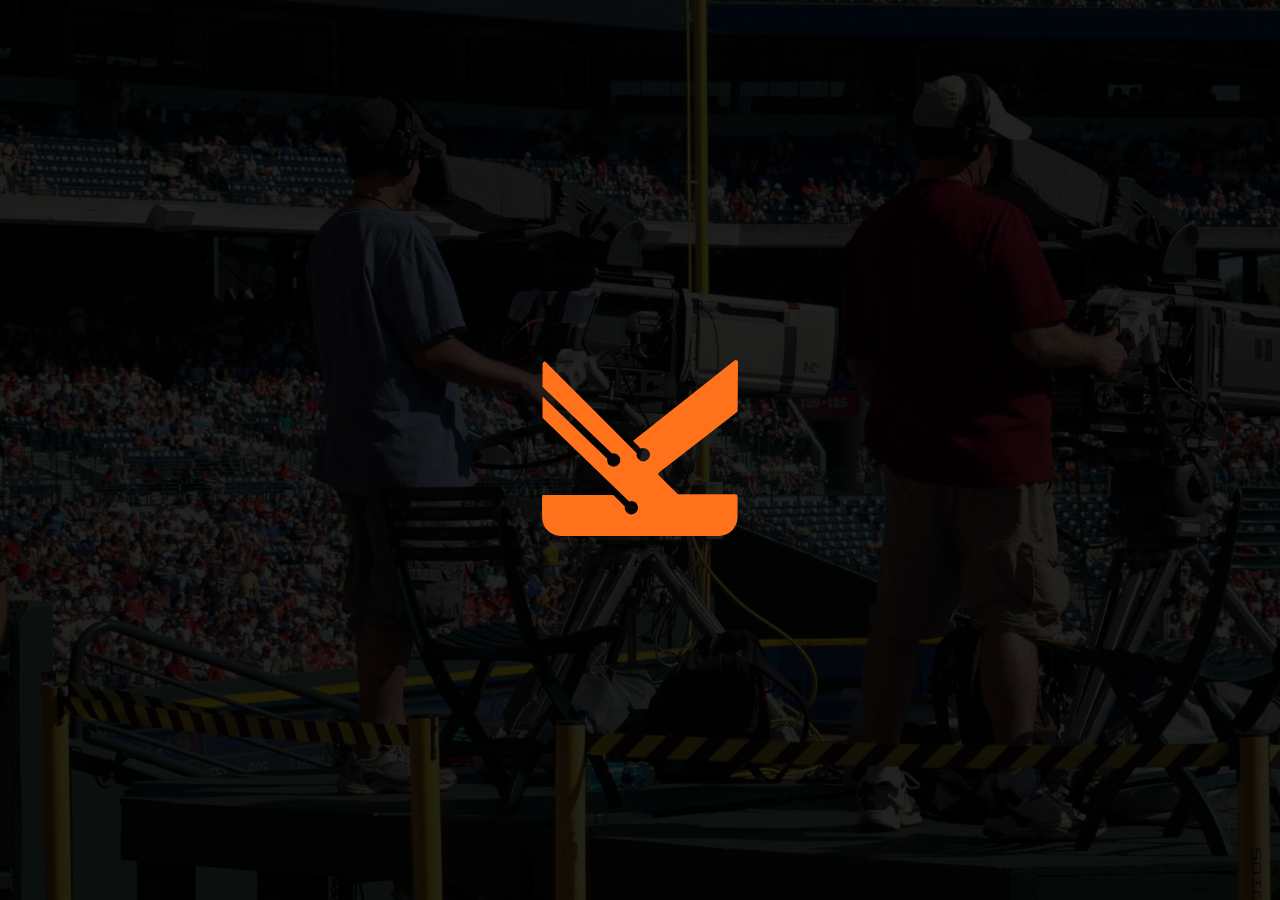
<file: index.html>
<!DOCTYPE html>
<html lang="en">
<head>
    <meta charset="UTF-8">
    <meta name="viewport" content="width=device-width, initial-scale=1.0">
    <title>Kario Media</title>
    <link rel="stylesheet" href="./style/style.css">
</head>
<body>


    <div class="logo"><img src="./images/Logo.svg" alt=""></div>


    <div class="seccion_login">
        <img src="./images/Logo2.svg" id="logo">
        <div id="text_logo">Bienvenido al panel digital de </br> KARIO Media</div>
        <div id="text2_logo">Por favor ingresa los siguientes datos para ingresar a la plataforma</div>
        <div id="text3_logo">Usuario</div>
        <div id="gap_user"></div>
        <div id="text4_logo">Contraseña</div>
        <div id="gap2_user"></div>
        <div class="log_gap"></div>
        <a href="./index/index2.html">    
        <p id="text_log"> Ingresar al panel</p>
        </a>  
        <div id="text5_logo">Tienes problemas para ingresar? Por favor contactarse con asistencia técnica lo más pronto posible</div>
    </div>
</body>
</html>
</file>
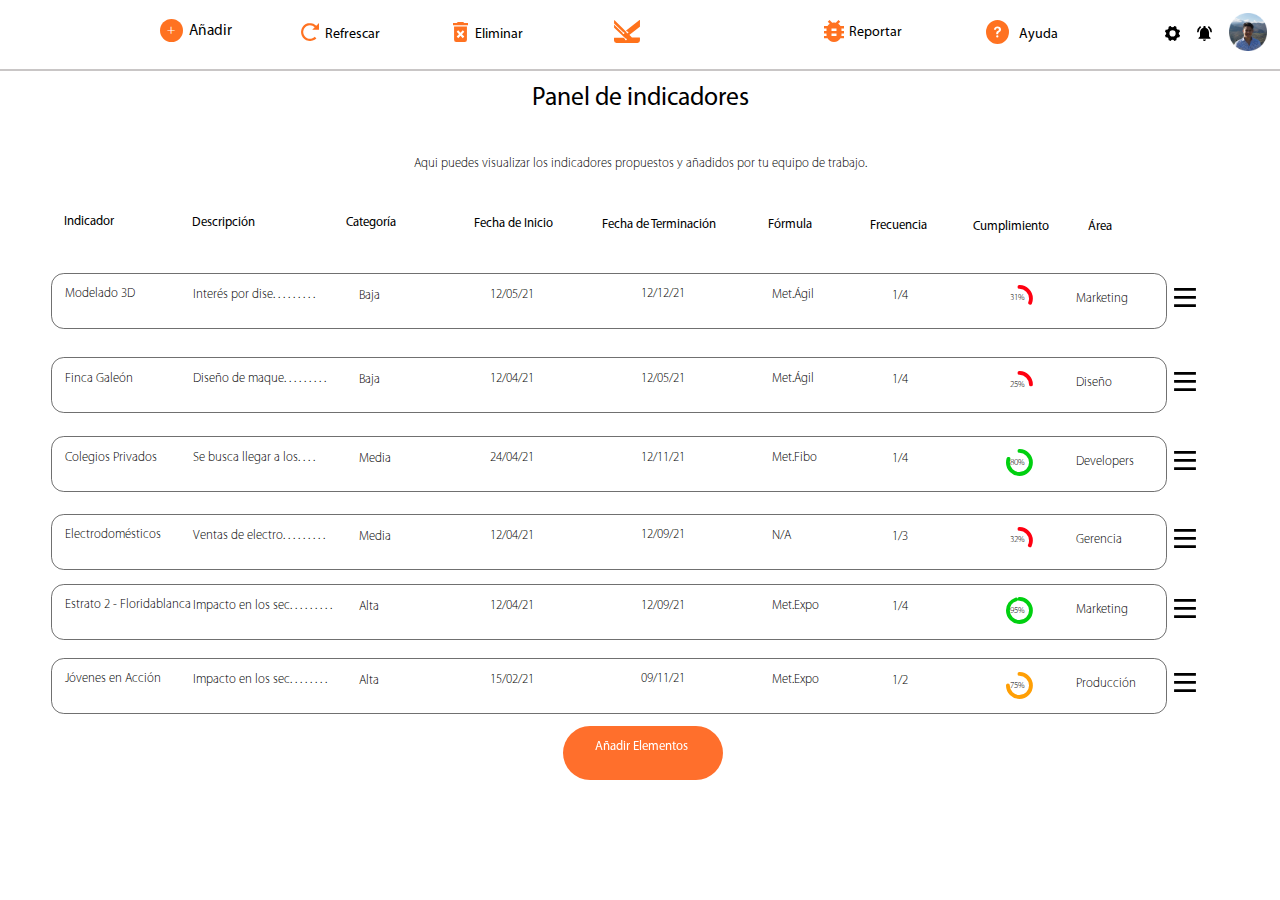
<file: index2.html>
<!DOCTYPE html>
<html lang="en">
<head>
    <meta charset="UTF-8">
    <meta name="viewport" content="width=device-width, initial-scale=1.0">
    <title>Kario Media</title>
    <link rel="stylesheet" href="./style/style2.css">
</head>
<body>
<!---
    <img class="logo" src="./images/Logo.svg" alt="">

    <div class="seccion_login">
        <img src="./images/Logo2.svg" id="logo">
        <div id="text_logo">Bienvenido de nuevo</div>
        <div> <img class="img_pedro"src="./images/pp@2x.png" alt=""></div>
        <div id="text2_logo">Pedro Felipe Gómez Bonilla</div>
        <div id="text3_logo">Usuario Administrador</div>
    </div>
  
--->    


<div>
    <div class="seccion_principal">
        <div class="header1"> 
            <div>
                <a href="./index3.html">
                    <img class="img_add" src="./images/img_add.svg"/>
                    <div class="add_text">Añadir</div>
                </a>
            </div>
            <div>
                <a href="./index.html">
                    <img class="img_arrow"src="./images/img_arrow.svg">
                    <div class="arrow_text">Refrescar</div>
                </a>
            </div>
            <div>
                <a href="./index.html">
                    <img class="img_trash"src="./images/img_trash.svg">
                    <div class="trash_text">Eliminar</div>
                </a>
            </div>
            <div>
                <a href="./index.html">
                    <img class="img_logo" src="./images/Logo.svg">
                </a> 
            </div>
           
            <div>
                <a href="./index.html">
                    <img class="img_bug" src="./images/img_bug.svg">
                    <div class="bug_text">Reportar</div>
                </a>
            </div>
            <div>
                <a href="./index.html">
                    <img class="img_help" src="./images/img_help.svg" alt="">
                    <div class="help_text">Ayuda</div>
                </a>
            </div>
            <div >
                <img class="settings" src="./images/img_settings.svg">
            </div>
               
            <div>
                 <img class="bell" src="./images/img_bell.svg" alt="">
            </div>
            <div>
                <a href="./index.html">
                    <img class="Pedro" src="./images/pp@2x.png" alt="">
                </a>    
            </div>
                
        </div>
            <div class="header2">
               <div class="title">Panel de indicadores</div>
            </div>
            <div class="header3">
               <div class="text">Aqui puedes visualizar los indicadores propuestos y añadidos por tu equipo de trabajo.</div> 
            </div>
            <div class="header4">
                <div class="texto">Indicador</div>
                <div class="texto2">Descripción</div>
                <div class="texto3">Categoría</div>
                <div class="texto4">Fecha de Inicio</div>
                <div class="texto5">Fecha de Terminación</div>
                <div class="texto6">Fórmula</div>
                <div class="texto7">Frecuencia</div>
                <div class="texto8">Cumplimiento</div>
                <div class="texto9">Área</div>
            </div>
            <div class="header5">
               <div class="modelado">Modelado 3D</div> 
               <div class="modelado2">Interés por dise. . . . . . . . .</div> 
               <div class="modelado3">Baja</div> 
               <div class="modelado4">12/05/21</div> 
               <div class="modelado5">12/12/21</div> 
               <div class="modelado6">Met.Ágil</div> 
               <div class="modelado7">1/4</div>
               <div class="modelado81">  
               <div class="porcentaje" style="--porcentaje: 31; --color:  rgb(255,0,17)">
                    <svg width="2.1vw" height="2.1vw">
                        <circle r="0.9vw" cx="50%" cy="50%" pathlength="100"/> 
                    </svg>
                    <span>31%</span>
                </div>
                </div>
               <div class="modelado9">Marketing</div>
               <img class="menu_icon" src="./images/menu.svg" alt="">
            </div>
            <div class="header6">
              <div class="modelado">Finca Galeón</div> 
              <div class="modelado2">Diseño de maque. . . . . . . . .</div> 
              <div class="modelado3">Baja</div> 
              <div class="modelado4">12/04/21</div> 
              <div class="modelado5">12/05/21</div> 
              <div class="modelado6">Met.Ágil</div> 
              <div class="modelado7">1/4</div>
              <div class="modelado82">
              <div class="porcentaje" style="--porcentaje: 25; --color: rgb(255,0,17)">
                  <svg width="2.1vw" height="2.1vw">
                      <circle r="0.9vw" cx="50%" cy="50%" pathlength="100"/> 
                  </svg>
                  <span>25%</span>
              </div>
              </div>
              <div class="modelado9">Diseño</div>
              <img class="menu_icon" src="./images/menu.svg" alt="">
            </div>
            <div class="header7">
               <div class="modelado">Colegios Privados</div> 
               <div class="modelado2">Se busca llegar a los. . . . </div> 
               <div class="modelado3">Media</div> 
               <div class="modelado4">24/04/21</div> 
               <div class="modelado5">12/11/21</div> 
               <div class="modelado6">Met.Fibo</div> 
               <div class="modelado7">1/4</div>
               <div class="modelado83">
                <div class="porcentaje" style="--porcentaje: 80; --color: rgb(0,208,16)">
                    <svg width="2.1vw" height="2.1vw">
                        <circle r="0.9vw" cx="50%" cy="50%" pathlength="100"/> 
                    </svg>
                    <span>80%</span>
                </div>
               </div>
               <div class="modelado9">Developers</div>
               <img class="menu_icon" src="./images/menu.svg" alt="">
            </div>
          
            <div class="header8">
                <div class="modelado">Electrodomésticos</div> 
                <div class="modelado2">Ventas de electro. . . . . . . . .</div> 
                <div class="modelado3">Media</div> 
                <div class="modelado4">12/04/21</div> 
                <div class="modelado5">12/09/21</div> 
                <div class="modelado6">N/A</div> 
                <div class="modelado7">1/3</div>
                <div class="modelado84">
                    <div class="porcentaje" style="--porcentaje: 32; --color: rgb(255,0,17)">
                        <svg width="2.1vw" height="2.1vw">
                            <circle r="0.9vw" cx="50%" cy="50%" pathlength="100"/> 
                        </svg>
                        <span>32%</span>
                    </div>
                </div>
                <div class="modelado9">Gerencia</div>
                <img class="menu_icon" src="./images/menu.svg" alt="">
            </div>

            <div class="header9">
                <div class="modelado">Estrato 2 - Floridablanca</div> 
                <div class="modelado2">Impacto en los sec. . . . . . . . .</div> 
                <div class="modelado3">Alta</div> 
                <div class="modelado4">12/04/21</div> 
                <div class="modelado5">12/09/21</div> 
                <div class="modelado6">Met.Expo</div> 
                <div class="modelado7">1/4</div>
                <div class="modelado85">
                    <div class="porcentaje" style="--porcentaje: 95; --color: rgb(0,208,16)">
                        <svg width="2.1vw" height="2.1vw">
                            <circle r="0.9vw" cx="50%" cy="50%" pathlength="100"/> 
                        </svg>
                        <span>95%</span>
                    </div>
                </div>
                <div class="modelado9">Marketing</div>
                <img class="menu_icon" src="./images/menu.svg" alt="">
            </div>

            <div class="header10">
                <div class="modelado">Jóvenes en Acción</div> 
                <div class="modelado2">Impacto en los sec. . . . . . . .</div> 
                <div class="modelado3">Alta</div> 
                <div class="modelado4">15/02/21</div> 
                <div class="modelado5">09/11/21</div> 
                <div class="modelado6">Met.Expo</div> 
                <div class="modelado7">1/2</div>
                <div class="modelado86">
                    <div class="porcentaje" style="--porcentaje: 75; --color: rgb(255,159,5)">
                        <svg width="2.1vw" height="2.1vw">
                            <circle r="0.9vw" cx="50%" cy="50%" pathlength="100"/> 
                        </svg>
                        <span>75%</span>
                    </div>
                </div>
                <div class="modelado9">Producción</div>
                <img class="menu_icon" src="./images/menu.svg" alt="">
            </div>
            <div class="header11">
                <a href="./index3.html">
                    <div class="add">Añadir Elementos</div>
                </a>    
            </div>    
          
</div>           
</body>
</html>
</file>
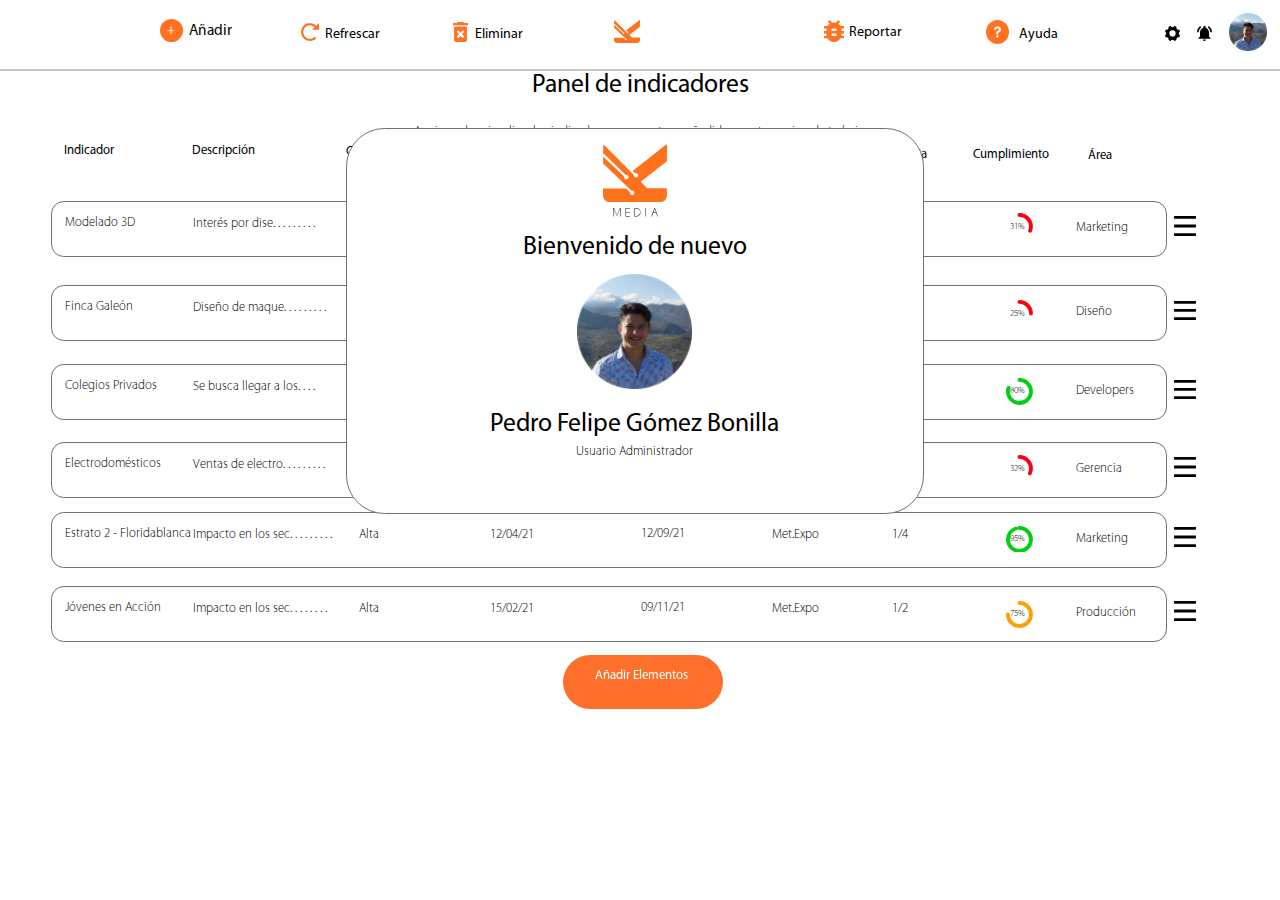
<file: index/index2.html>
<!DOCTYPE html>
<html lang="en">
<head>
    <meta charset="UTF-8">
    <meta name="viewport" content="width=device-width, initial-scale=1.0">
    <title>Kario Media</title>
    <link rel="stylesheet" href="../style/style2.css">
</head>
<body>

    <img class="logo" src="../images/Logo.svg" alt="">

    <div class="seccion_login">
        <img src="../images/Logo2.svg" id="logo">
        <div id="text_logo">Bienvenido de nuevo</div>
        <div> <img class="img_pedro"src="../images/pp@2x.png" alt=""></div>
        <div id="text2_logo">Pedro Felipe Gómez Bonilla</div>
        <div id="text3_logo">Usuario Administrador</div>
    </div>
  
  


<div>
    <div class="seccion_principal">
        <div class="header1"> 
            <div>
                <a href="../index/index3.html">
                    <img class="img_add" src="../images/img_add.svg"/>
                    <div class="add_text">Añadir</div>
                </a>
            </div>
            <div>
                <a href="../index/index4.html">
                    <img class="img_arrow"src="../images/img_arrow.svg">
                    <div class="arrow_text">Refrescar</div>
                </a>
            
            </div>
            <div>
                <a href="../index/index5.html">
                    <img class="img_trash"src="../images/img_trash.svg">
                    <div class="trash_text">Eliminar</div>
                </a>
            </div>
            <div>
                <a href="../index.html">
                    <img class="img_logo" src="../images/Logo.svg">
                </a> 
            </div>
           
            <div>
                <a href="../index/index8.html">
                    <img class="img_bug" src="../images/img_bug.svg">
                    <div class="bug_text">Reportar</div>
                </a>
            </div>
            <div>
                <a href="../index/index6.html">
                    <img class="img_help" src="../images/img_help.svg" alt="">
                    <div class="help_text">Ayuda</div>
                </a>
            </div>
            <div >
                <img class="settings" src="../images/img_settings.svg">
            </div>
               
            <div>
                 <img class="bell" src="../images/img_bell.svg" alt="">
            </div>
            <div>
                <a href="../index/index7.html">
                    <img class="Pedro" src="../images/pp@2x.png" alt="">
                </a>    
            </div>
                
        </div>
         <div class="box__1">
                <div class="header2">
                <div class="title">Panel de indicadores</div>
                </div>
                <div class="header3">
                <div class="text">Aqui puedes visualizar los indicadores propuestos y añadidos por tu equipo de trabajo.</div> 
                </div>
            </div>
            <div class="header4">
                <div class="texto">Indicador</div>
                <div class="texto2">Descripción</div>
                <div class="texto3">Categoría</div>
                <div class="texto4">Fecha de Inicio</div>
                <div class="texto5">Fecha de Terminación</div>
                <div class="texto6">Fórmula</div>
                <div class="texto7">Frecuencia</div>
                <div class="texto8">Cumplimiento</div>
                <div class="texto9">Área</div>
            </div>
            <div class="header5">
               <div class="modelado">Modelado 3D</div> 
               <div class="modelado2">Interés por dise. . . . . . . . .</div> 
               <div class="modelado3">Baja</div> 
               <div class="modelado4">12/05/21</div> 
               <div class="modelado5">12/12/21</div> 
               <div class="modelado6">Met.Ágil</div> 
               <div class="modelado7">1/4</div>
               <div class="modelado81">  
               <div class="porcentaje" style="--porcentaje: 31; --color:  rgb(255,0,17)">
                    <svg width="2.1vw" height="2.1vw">
                        <circle r="0.9vw" cx="50%" cy="50%" pathlength="100"/> 
                    </svg>
                    <span>31%</span>
                </div>
                </div>
               <div class="modelado9">Marketing</div>
               <img class="menu_icon" src="../images/menu.svg" alt="">
            </div>
            <div class="header6">
              <div class="modelado">Finca Galeón</div> 
              <div class="modelado2">Diseño de maque. . . . . . . . .</div> 
              <div class="modelado3">Baja</div> 
              <div class="modelado4">12/04/21</div> 
              <div class="modelado5">12/05/21</div> 
              <div class="modelado6">Met.Ágil</div> 
              <div class="modelado7">1/4</div>
              <div class="modelado82">
              <div class="porcentaje" style="--porcentaje: 25; --color: rgb(255,0,17)">
                  <svg width="2.1vw" height="2.1vw">
                      <circle r="0.9vw" cx="50%" cy="50%" pathlength="100"/> 
                  </svg>
                  <span>25%</span>
              </div>
              </div>
              <div class="modelado9">Diseño</div>
              <img class="menu_icon" src="../images/menu.svg" alt="">
            </div>
            <div class="header7">
               <div class="modelado">Colegios Privados</div> 
               <div class="modelado2">Se busca llegar a los. . . . </div> 
               <div class="modelado3">Media</div> 
               <div class="modelado4">24/04/21</div> 
               <div class="modelado5">12/11/21</div> 
               <div class="modelado6">Met.Fibo</div> 
               <div class="modelado7">1/4</div>
               <div class="modelado83">
                <div class="porcentaje" style="--porcentaje: 80; --color: rgb(0,208,16)">
                    <svg width="2.1vw" height="2.1vw">
                        <circle r="0.9vw" cx="50%" cy="50%" pathlength="100"/> 
                    </svg>
                    <span>80%</span>
                </div>
               </div>
               <div class="modelado9">Developers</div>
               <img class="menu_icon" src="../images/menu.svg" alt="">
            </div>
          
            <div class="header8">
                <div class="modelado">Electrodomésticos</div> 
                <div class="modelado2">Ventas de electro. . . . . . . . .</div> 
                <div class="modelado3">Media</div> 
                <div class="modelado4">12/04/21</div> 
                <div class="modelado5">12/09/21</div> 
                <div class="modelado6">N/A</div> 
                <div class="modelado7">1/3</div>
                <div class="modelado84">
                    <div class="porcentaje" style="--porcentaje: 32; --color: rgb(255,0,17)">
                        <svg width="2.1vw" height="2.1vw">
                            <circle r="0.9vw" cx="50%" cy="50%" pathlength="100"/> 
                        </svg>
                        <span>32%</span>
                    </div>
                </div>
                <div class="modelado9">Gerencia</div>
                <img class="menu_icon" src="../images/menu.svg" alt="">
            </div>

            <div class="header9">
                <div class="modelado">Estrato 2 - Floridablanca</div> 
                <div class="modelado2">Impacto en los sec. . . . . . . . .</div> 
                <div class="modelado3">Alta</div> 
                <div class="modelado4">12/04/21</div> 
                <div class="modelado5">12/09/21</div> 
                <div class="modelado6">Met.Expo</div> 
                <div class="modelado7">1/4</div>
                <div class="modelado85">
                    <div class="porcentaje" style="--porcentaje: 95; --color: rgb(0,208,16)">
                        <svg width="2.1vw" height="2.1vw">
                            <circle r="0.9vw" cx="50%" cy="50%" pathlength="100"/> 
                        </svg>
                        <span>95%</span>
                    </div>
                </div>
                <div class="modelado9">Marketing</div>
                <img class="menu_icon" src="../images/menu.svg" alt="">
            </div>

            <div class="header10">
                <div class="modelado">Jóvenes en Acción</div> 
                <div class="modelado2">Impacto en los sec. . . . . . . .</div> 
                <div class="modelado3">Alta</div> 
                <div class="modelado4">15/02/21</div> 
                <div class="modelado5">09/11/21</div> 
                <div class="modelado6">Met.Expo</div> 
                <div class="modelado7">1/2</div>
                <div class="modelado86">
                    <div class="porcentaje" style="--porcentaje: 75; --color: rgb(255,159,5)">
                        <svg width="2.1vw" height="2.1vw">
                            <circle r="0.9vw" cx="50%" cy="50%" pathlength="100"/> 
                        </svg>
                        <span>75%</span>
                    </div>
                </div>
                <div class="modelado9">Producción</div>
                <img class="menu_icon" src="../images/menu.svg" alt="">
            </div>
            <div class="header11">
                <a href="../index/index3.html">
                    <div class="add">Añadir Elementos</div>
                </a>    
            </div>    
</div>           
</body>
</html>
</file>
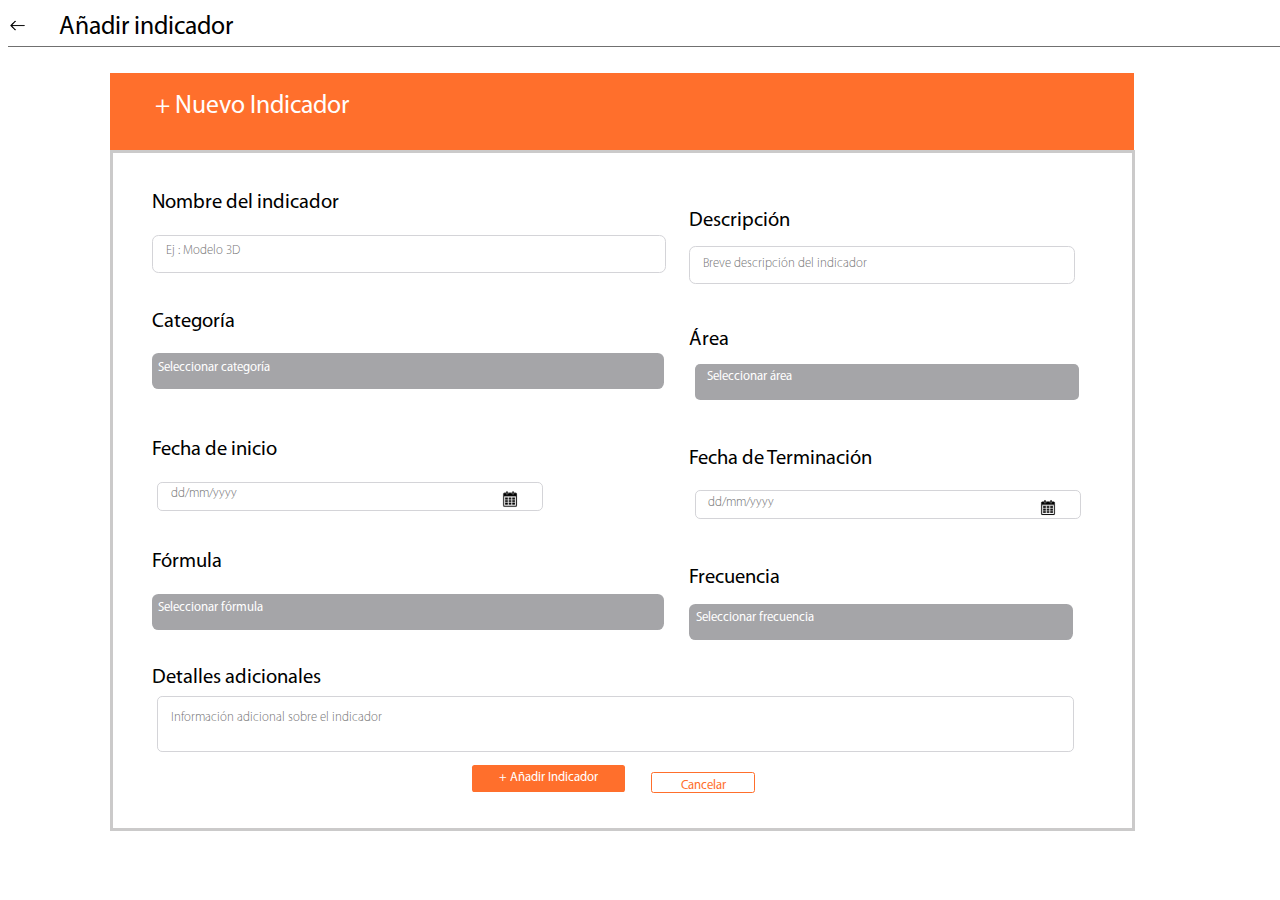
<file: index/index3.html>
<!DOCTYPE html>
<html lang="en">

<head>
   <meta charset="UTF-8">
   <meta name="viewport" content="width=device-width, initial-scale=1.0">
   <title>Kario Media</title>
   <link rel="stylesheet" href="../style/style3.css">
</head>

<body>


   <div class="add_seccion">
      <div class="hader_add1">
         <div>
            <a href="../index/index2.html">
            <img class="back" src="../images/vector4-removebg-preview.png" alt="">
            </a>
         </div>
         <div class="hader_add2">Añadir indicador</div>
      </div>
      <div class="hader_add3">
         <div class="tex"> + Nuevo Indicador</div>
      </div>
      <div class="add_seccion2">
         <div class="tex1">Nombre del indicador</div>
         <div class="tex1_gap">
            <p class="tex1_gap1">Ej : Modelo 3D</p>
         </div>
         <div class="tex2">Descripción</div>
         <div class="tex2_gap">
            <p class="tex2_gap2">Breve descripción del indicador</p>
         </div>
         <div class="tex3">Categoría</div>
         <div class="tex3_gap">
            <p class="tex3_gap3">Seleccionar categoría</p>
         </div>
         <div class="tex4">Área</div>
         <div class="tex4_gap">
            <p class="tex4_gap4">Seleccionar área</p>
         </div>
         <div class="tex5">Fecha de inicio</div>
         <div class="tex5_gap">
            <p class="tex5_gap5">dd/mm/yyyy</p>
         </div>
         <div class="calendar">
            <img class=""calendar src="../images/calendar.png">
         </div>
         <div class="tex6">Fecha de Terminación</div>
         <div class="tex6_gap">
            <p class="tex6_gap6">dd/mm/yyyy</p>
         </div>
         <div class="calendar2">
            <img class=""calendar src="../images/calendar.png">
         </div>
         <div class="tex7">Fórmula</div>
         <div class="tex7_gap">
            <p class="tex7_gap7">Seleccionar fórmula</p>
         </div>
         <div class="tex8">Frecuencia</div>
         <div class="tex8_gap">
            <p class="tex8_gap8">Seleccionar frecuencia</p>
         </div>
         <div class="tex9">Detalles adicionales</div>
         <div class="tex9_gap">
            <p class="tex9_gap9">Información adicional sobre el indicador</p>
         </div>
         <div class="tex10">
            <p class="tex10_gap10"> + Añadir Indicador</p>
         </div>
         <div class="tex11">
            <p class="tex11_gap11"> Cancelar</p>
         </div>
         
      </div>
   </div>

</body>

</html>
</file>
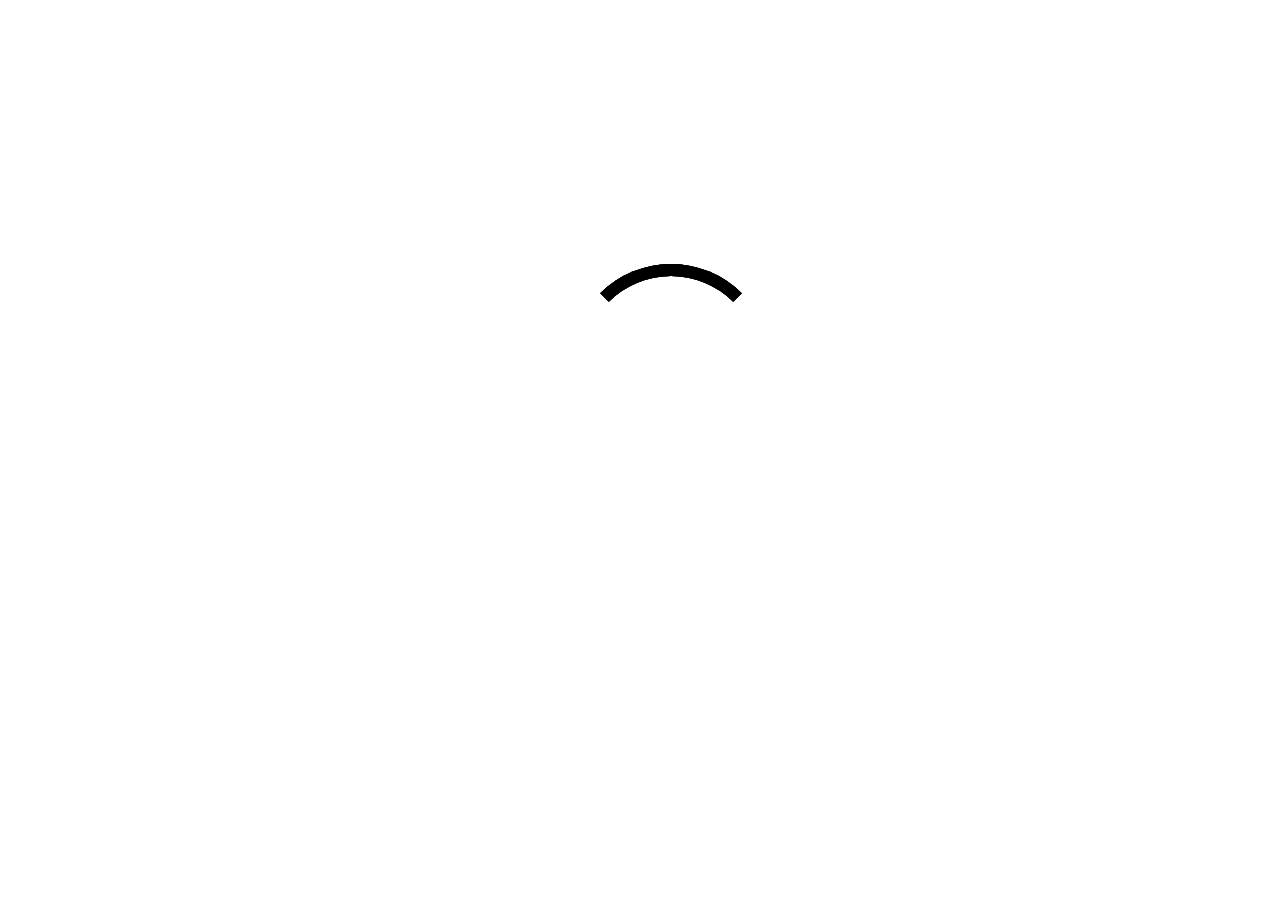
<file: index/index4.html>
<!DOCTYPE html>
<html lang="en">
<head>
    <meta charset="UTF-8">
    <meta name="viewport" content="width=device-width, initial-scale=1.0">
    <title>Kario Media</title>
    <link rel="stylesheet" href="../style/style4.css">
</head>
<body>
    <div class="lds-ring">
        <div></div>
        <div></div>
        <div></div>
        <div></div>
    </div>


<div class="todo">
    <div>
        <div class="seccion_principal">
            <div class="header1"> 
                <div>
                    <a href="../index/index3.html">
                        <img class="img_add" src="../images/img_add.svg"/>
                        <div class="add_text">Añadir</div>
                    </a>
                </div>
                <div>
                    <a href="../index/index4.html">
                        <img class="img_arrow"src="../images/img_arrow.svg">
                        <div class="arrow_text">Refrescar</div>
                    </a>
                
                </div>
                <div>
                    <a href="../index/index5.html">
                        <img class="img_trash"src="../images/img_trash.svg">
                        <div class="trash_text">Eliminar</div>
                    </a>
                </div>
                <div>
                    <a href="../index/index2.html">
                        <img class="img_logo" src="../images/Logo.svg">
                    </a> 
                </div>
            
                <div>
                    <a href="../index/index8.html">
                        <img class="img_bug" src="../images/img_bug.svg">
                        <div class="bug_text">Reportar</div>
                    </a>
                </div>
                <div>
                    <a href="../index/index6.html">
                        <img class="img_help" src="../images/img_help.svg" alt="">
                        <div class="help_text">Ayuda</div>
                    </a>
                </div>
                <div >
                    <img class="settings" src="../images/img_settings.svg">
                </div>
                
                <div>
                    <img class="bell" src="../images/img_bell.svg" alt="">
                </div>
                <div>
                    <a href="../index/index7.html">
                        <img class="Pedro" src="../images/pp@2x.png" alt="">
                    </a>    
                </div>
                    
            </div>
                <div class="header2">
                <div class="title">Panel de indicadores</div>
                </div>
                <div class="header3">
                <div class="text">Aqui puedes visualizar los indicadores propuestos y añadidos por tu equipo de trabajo.</div> 
                </div>
                <div class="header4">
                    <div class="texto">Indicador</div>
                    <div class="texto2">Descripción</div>
                    <div class="texto3">Categoría</div>
                    <div class="texto4">Fecha de Inicio</div>
                    <div class="texto5">Fecha de Terminación</div>
                    <div class="texto6">Fórmula</div>
                    <div class="texto7">Frecuencia</div>
                    <div class="texto8">Cumplimiento</div>
                    <div class="texto9">Área</div>
                </div>
                <div class="header5">
                <div class="modelado">Modelado 3D</div> 
                <div class="modelado2">Interés por dise. . . . . . . . .</div> 
                <div class="modelado3">Baja</div> 
                <div class="modelado4">12/05/21</div> 
                <div class="modelado5">12/12/21</div> 
                <div class="modelado6">Met.Ágil</div> 
                <div class="modelado7">1/4</div>
                <div class="modelado81">  
                <div class="porcentaje" style="--porcentaje: 31; --color:  rgb(255,0,17)">
                        <svg width="2.1vw" height="2.1vw">
                            <circle r="0.9vw" cx="50%" cy="50%" pathlength="100"/> 
                        </svg>
                        <span>31%</span>
                    </div>
                    </div>
                <div class="modelado9">Marketing</div>
                <img class="menu_icon" src="../images/menu.svg" alt="">
                </div>
                <div class="header6">
                <div class="modelado">Finca Galeón</div> 
                <div class="modelado2">Diseño de maque. . . . . . . . .</div> 
                <div class="modelado3">Baja</div> 
                <div class="modelado4">12/04/21</div> 
                <div class="modelado5">12/05/21</div> 
                <div class="modelado6">Met.Ágil</div> 
                <div class="modelado7">1/4</div>
                <div class="modelado82">
                <div class="porcentaje" style="--porcentaje: 25; --color: rgb(255,0,17)">
                    <svg width="2.1vw" height="2.1vw">
                        <circle r="0.9vw" cx="50%" cy="50%" pathlength="100"/> 
                    </svg>
                    <span>25%</span>
                </div>
                </div>
                <div class="modelado9">Diseño</div>
                <img class="menu_icon" src="../images/menu.svg" alt="">
                </div>
                <div class="header7">
                <div class="modelado">Colegios Privados</div> 
                <div class="modelado2">Se busca llegar a los. . . . </div> 
                <div class="modelado3">Media</div> 
                <div class="modelado4">24/04/21</div> 
                <div class="modelado5">12/11/21</div> 
                <div class="modelado6">Met.Fibo</div> 
                <div class="modelado7">1/4</div>
                <div class="modelado83">
                    <div class="porcentaje" style="--porcentaje: 80; --color: rgb(0,208,16)">
                        <svg width="2.1vw" height="2.1vw">
                            <circle r="0.9vw" cx="50%" cy="50%" pathlength="100"/> 
                        </svg>
                        <span>80%</span>
                    </div>
                </div>
                <div class="modelado9">Developers</div>
                <img class="menu_icon" src="../images/menu.svg" alt="">
                </div>
            
                <div class="header8">
                    <div class="modelado">Electrodomésticos</div> 
                    <div class="modelado2">Ventas de electro. . . . . . . . .</div> 
                    <div class="modelado3">Media</div> 
                    <div class="modelado4">12/04/21</div> 
                    <div class="modelado5">12/09/21</div> 
                    <div class="modelado6">N/A</div> 
                    <div class="modelado7">1/3</div>
                    <div class="modelado84">
                        <div class="porcentaje" style="--porcentaje: 32; --color: rgb(255,0,17)">
                            <svg width="2.1vw" height="2.1vw">
                                <circle r="0.9vw" cx="50%" cy="50%" pathlength="100"/> 
                            </svg>
                            <span>32%</span>
                        </div>
                    </div>
                    <div class="modelado9">Gerencia</div>
                    <img class="menu_icon" src="../images/menu.svg" alt="">
                </div>

                <div class="header9">
                    <div class="modelado">Estrato 2 - Floridablanca</div> 
                    <div class="modelado2">Impacto en los sec. . . . . . . . .</div> 
                    <div class="modelado3">Alta</div> 
                    <div class="modelado4">12/04/21</div> 
                    <div class="modelado5">12/09/21</div> 
                    <div class="modelado6">Met.Expo</div> 
                    <div class="modelado7">1/4</div>
                    <div class="modelado85">
                        <div class="porcentaje" style="--porcentaje: 95; --color: rgb(0,208,16)">
                            <svg width="2.1vw" height="2.1vw">
                                <circle r="0.9vw" cx="50%" cy="50%" pathlength="100"/> 
                            </svg>
                            <span>95%</span>
                        </div>
                    </div>
                    <div class="modelado9">Marketing</div>
                    <img class="menu_icon" src="../images/menu.svg" alt="">
                </div>

                <div class="header10">
                    <div class="modelado">Jóvenes en Acción</div> 
                    <div class="modelado2">Impacto en los sec. . . . . . . .</div> 
                    <div class="modelado3">Alta</div> 
                    <div class="modelado4">15/02/21</div> 
                    <div class="modelado5">09/11/21</div> 
                    <div class="modelado6">Met.Expo</div> 
                    <div class="modelado7">1/2</div>
                    <div class="modelado86">
                        <div class="porcentaje" style="--porcentaje: 75; --color: rgb(255,159,5)">
                            <svg width="2.1vw" height="2.1vw">
                                <circle r="0.9vw" cx="50%" cy="50%" pathlength="100"/> 
                            </svg>
                            <span>75%</span>
                        </div>
                    </div>
                    <div class="modelado9">Producción</div>
                    <img class="menu_icon" src="../images/menu.svg" alt="">
                </div>
                <div class="header11">
                    <a href="../index/index3.html">
                        <div class="add">Añadir Elementos</div>
                    </a>    
                </div>    
            
    </div>  
</div>         
</body>
</html>
</file>
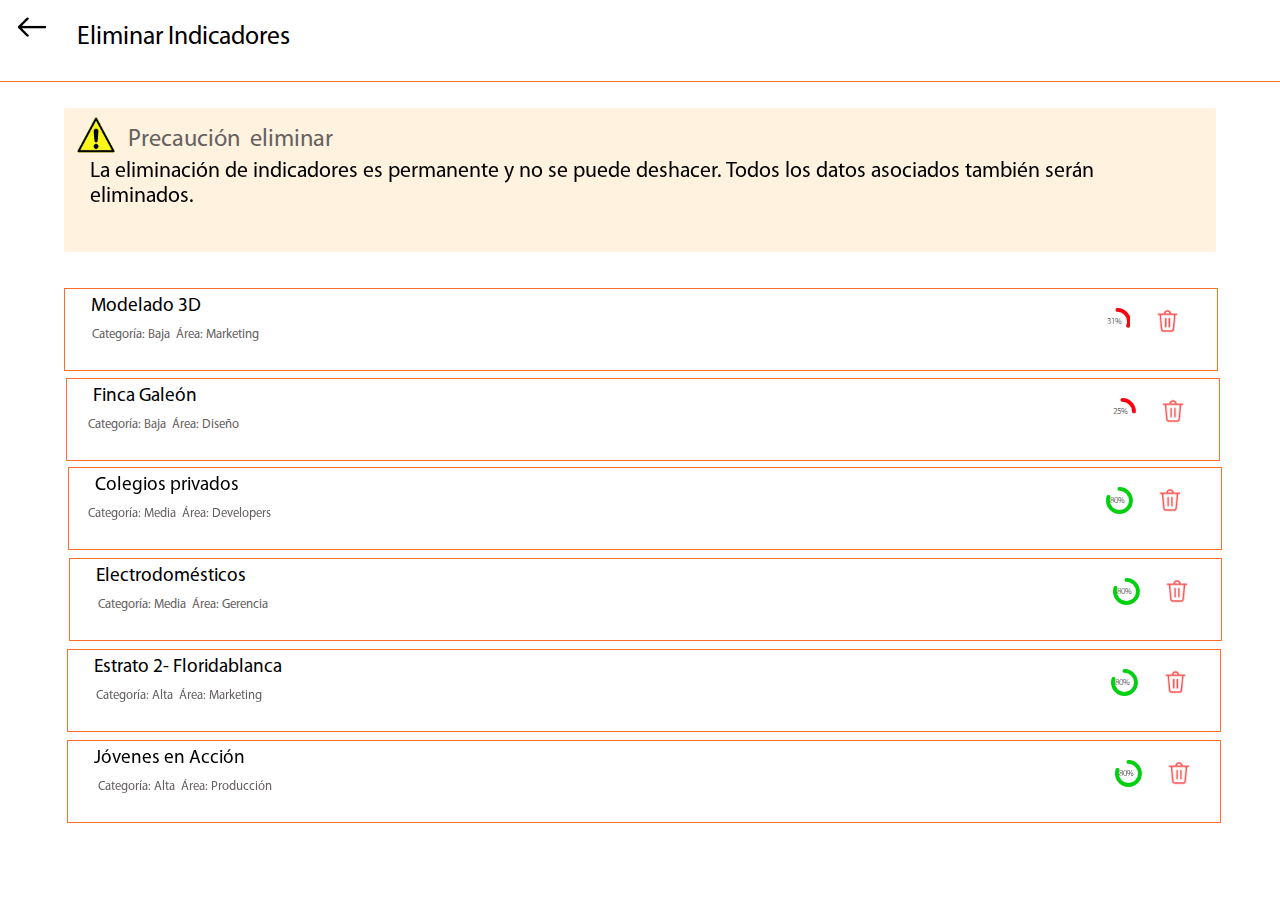
<file: index/index5.html>
<!DOCTYPE html>
<html lang="en">
<head>
    <meta charset="UTF-8">
    <meta name="viewport" content="width=device-width, initial-scale=1.0">
    <title>Basura</title>
    <link rel="stylesheet" href="../style/style5.css">
    
</head>
<body>
    <div class="eliminar_seccion">
        <div class="title_box">
            <div class="title">Eliminar Indicadores</div>
            <a href="../index/index2.html">
            <img class="back" src="../images/vector4-removebg-preview.png" alt="">
            </a>
        </div>
        <div class="danger_box">
            <img class="danger" src="../images/peligro-removebg-preview.png" alt="">
            <div class="danger_title">Precaución eliminar</div>
            <div ><pre class="danger_text" >La eliminación de indicadores es permanente y no se puede deshacer. Todos los datos asociados también serán 
eliminados.</pre></div>
        </div>
        <div class="box1">
            <div class="box1_title">Modelado 3D</div>
            <div><pre class="box1_text">Categoría: Baja  Área: Marketing</pre></div>
            <img class="basura" src="../images/trash.png" alt="">
            <div class="porcentaje" style="--porcentaje: 31; --color:  rgb(255,0,17)">
                <svg width="2.1vw" height="2.1vw">
                    <circle r="0.9vw" cx="50%" cy="50%" pathlength="100"/> 
                </svg>
                <span>31%</span>
            </div>
        </div>

        <div class="box2">
            <div class="box2_title">Finca Galeón</div>
            <div><pre class="box2_text">Categoría: Baja  Área: Diseño</pre></div>
            <img class="basura1" src="../images/trash.png" alt="">
            <div class="porcentaje" style="--porcentaje: 25; --color: rgb(255,0,17)">
                <svg width="2.1vw" height="2.1vw">
                    <circle r="0.9vw" cx="50%" cy="50%" pathlength="100"/> 
                </svg>
                <span>25%</span>
            </div>
        </div>
     
         <div class="box3">
            <div class="box3_title">Colegios privados</div>
            <div><pre class="box3_text">Categoría: Media  Área: Developers</pre></div>
            <img class="basura2" src="../images/trash.png">
            <div class="porcentaje" style="--porcentaje: 80; --color: rgb(0,208,16)">
                <svg width="2.1vw" height="2.1vw">
                    <circle r="0.9vw" cx="50%" cy="50%" pathlength="100"/> 
                </svg>
                <span>80%</span>
            </div>
        <div class="box4">
            <div class="box4_title">Electrodomésticos</div>
            <div><pre class="box4_text">Categoría: Media  Área: Gerencia</pre></div>
            <img class="basura3" src="../images/trash.png" alt="">
            <div class="porcentaje" style="--porcentaje: 80; --color: rgb(0,208,16)">
                <svg width="2.1vw" height="2.1vw">
                    <circle r="0.9vw" cx="50%" cy="50%" pathlength="100"/> 
                </svg>
                <span>80%</span>
            </div>
            <div class="box5">
                <div class="box5_title">Estrato 2- Floridablanca</div>
                <div><pre class="box5_text">Categoría: Alta  Área: Marketing</pre></div>
                <img class="basura4" src="../images/trash.png" alt="">
                <div class="porcentaje" style="--porcentaje: 80; --color: rgb(0,208,16)">
                    <svg width="2.1vw" height="2.1vw">
                        <circle r="0.9vw" cx="50%" cy="50%" pathlength="100"/> 
                    </svg>
                    <span>80%</span>
                </div>
            

                <div class="box6">
                    <div class="box6_title">Jóvenes en Acción</div>
                    <div><pre class="box6_text">Categoría: Alta  Área: Producción</pre></div>
                    <img class="basura5" src="../images/trash.png" alt="">
                    <div class="porcentaje" style="--porcentaje: 80; --color: rgb(0,208,16)">
                        <svg width="2.1vw" height="2.1vw">
                            <circle r="0.9vw" cx="50%" cy="50%" pathlength="100"/> 
                        </svg>
                        <span>80%</span>
                    </div>

    </div>
</body>
</html>
</file>
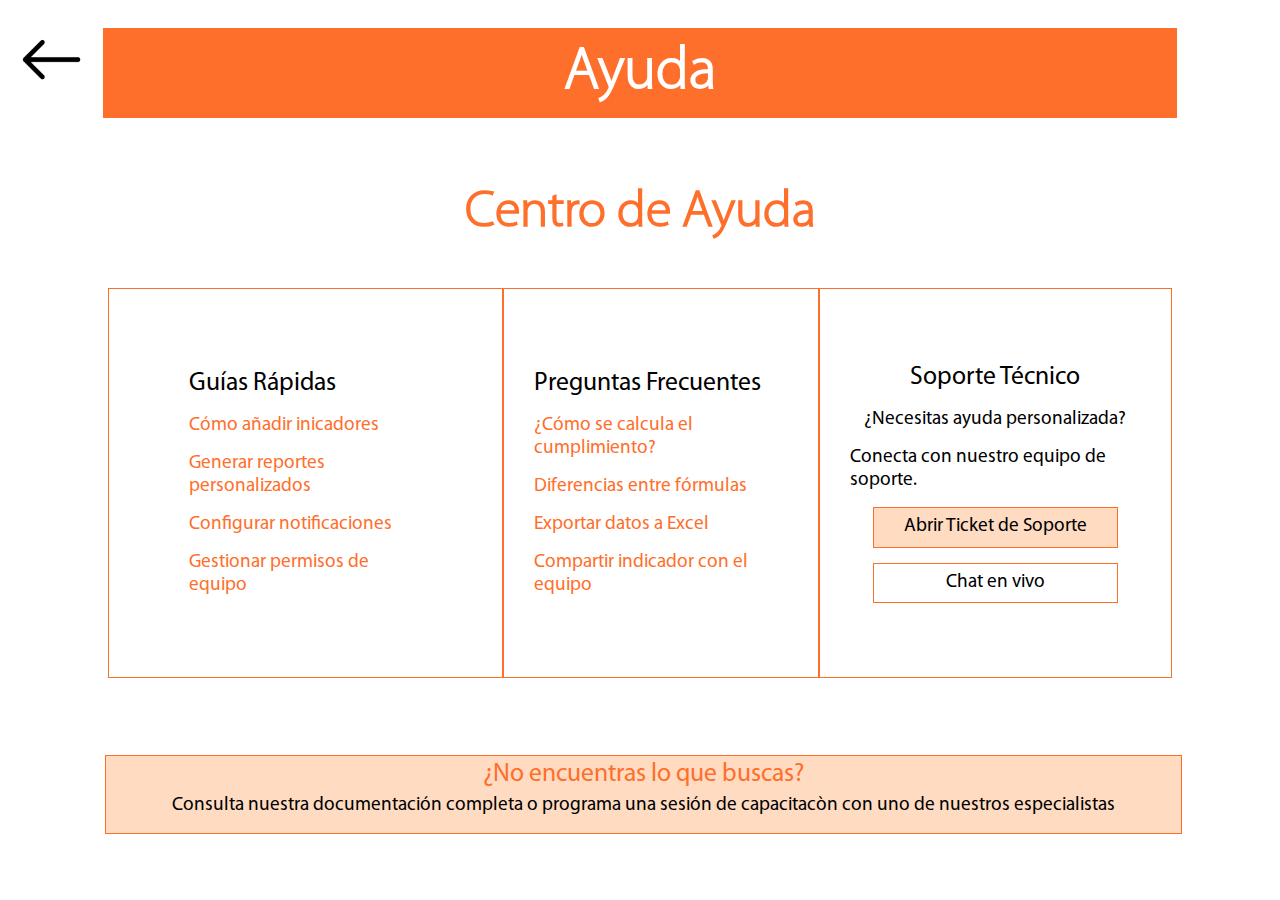
<file: index/index6.html>
<!DOCTYPE html>
<html lang="en">
<head>
    <meta charset="UTF-8">
    <meta name="viewport" content="width=device-width, initial-scale=1.0">
    <title>Kario Media</title>
    <link rel="stylesheet" href="../style/style6.css">
</head>
<body>
    <div class="principal_box" >
        <a href="../index/index2.html">
            <img class="back" src="../images/vector4-removebg-preview.png" alt="">
        </a>
        <div class="principal_box_title"><h1>Ayuda</h1></div>
        <div class="principal_box_title2"><h2>Centro de Ayuda</h2></div>
    </div>
    </div>
    <div class="boxes">
        <div class="box_1">
            <div class="box_1_title">Guías Rápidas</div>
            <div class="box_1_text">Cómo añadir inicadores</div>
            <div class="box_1_text2">Generar reportes personalizados</div>
            <div class="box_1_text3">Configurar notificaciones</div>
            <div class="box_1_text4">Gestionar permisos de equipo</div>
        </div>
        <div class="box_2">
            <div class="box_2_title">Preguntas Frecuentes</div>
            <div class="box_2_text">¿Cómo se calcula el cumplimiento?</div>
            <div class="box_2_text2">Diferencias entre fórmulas</div>
            <div class="box_2_text3">Exportar datos a Excel</div>
            <div class="box_2_text4">Compartir indicador con el equipo</div>
        </div>

        <div class="box_3">
            <div class="box_3_title">Soporte Técnico</div>
            <div class="box_3_text">¿Necesitas ayuda personalizada?</div>
            <div class="box_3_text2">Conecta con nuestro equipo de soporte.</div>
            <div class="box_3_text3">Abrir Ticket de Soporte</div> 
            <div class="box_3_text4">Chat en vivo</div>
        </div>
    </div>
    <div class="last_box">
        <div class="last_box_title">¿No encuentras lo que buscas?</div>
        <div class="last_box_text">Consulta nuestra documentación completa o programa una sesión de capacitacòn con uno de nuestros especialistas</div>

    </div>

</body>
</html>
</file>
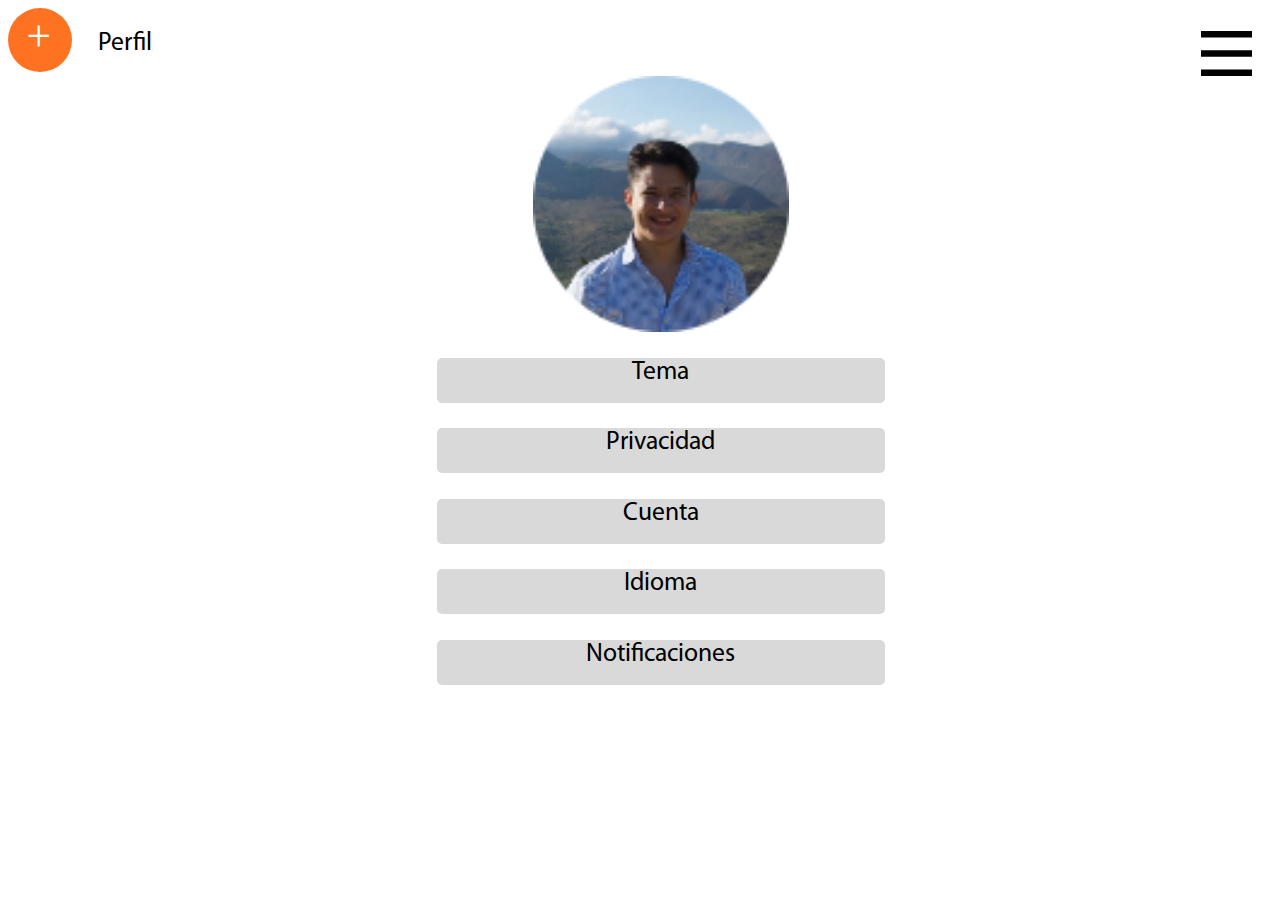
<file: index/index7.html>
<!DOCTYPE html>
<html lang="en">
<head>
    <meta charset="UTF-8">
    <meta name="viewport" content="width=device-width, initial-scale=1.0">
    <title>Kario Media</title>
    <link rel="stylesheet" href="../style/style7.css">
</head>
<body>
    <div class="box1">
        <a href="../index/index2.html">
        <img class="img1" src="../images/img_add.svg" alt="">
        </a>
        <div class="perfil">Perfil</div>
        <img class="img2" src="../images/menu.svg" alt="">
        
    </div>
    <div class="box2">
        <img class="img" src="../images/pp@2x.png" alt="">
        <div class="box2_text">Tema</div>
        <div class="box2_text2">Privacidad</div>
        <div class="box2_text3">Cuenta</div>
        <div class="box2_text4">Idioma</div>
        <div class="box2_text5">Notificaciones</div>
    </div>
 
</body>
</html>
</file>
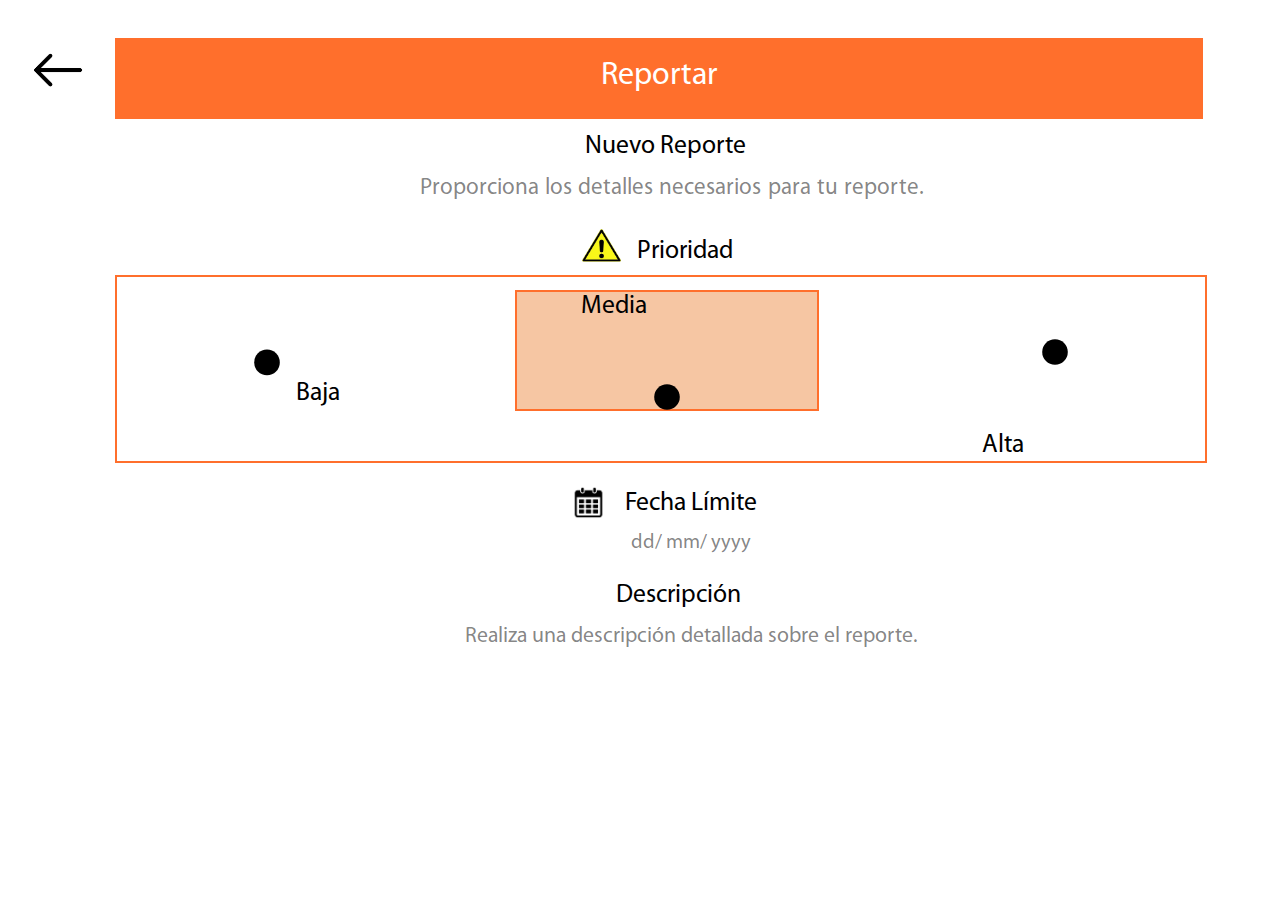
<file: index/index8.html>
<!DOCTYPE html>
<html lang="en">

<head>
    <meta charset="UTF-8">
    <meta name="viewport" content="width=device-width, initial-scale=1.0">
    <title>Kario Media</title>
    <link rel="stylesheet" href="../style/style8.css">
</head>

<body>
    <div class="box1">
        <a href="../index/index2.html">
        <img class="back" src="../images/vector4-removebg-preview.png" alt="">
        </a>
        <div class="box1_title">Reportar</div>
        <div class="box1_subtitle">Nuevo Reporte</div>
        <div class="box1_text">Proporciona los detalles necesarios para tu reporte.</div>
    </div>
    <div class="box2">
        <img class="img1" src="../images/peligro-removebg-preview.png" alt="">
        <div class="box2_title">Prioridad</div>
    </div>
    <div class="box22">
        <div class="box2_content">
            <div class="circle" style="--color: 808000--"></div>
            <svg>
                <circle r="1vw" cx="50%" cy="50%" />
            </svg>
            <div class="box2_content_text">Baja</div>
        </div>



            <div class="box2_content2">
                <div class="box2_content_text2">Media</div>
                <div>
                    <div class="circle" style="--color: 008000--"></div>
                    <svg>
                        <circle r="1vw" cx="50%" cy="50%" />
                    </svg>
                
                </div>
            </div>


            <div class="box2_content3">
                <div>
                    <div class="circle" style="--color: #008000;"></div>
                    <svg>
                        <circle r="1vw" cx="50%" cy="50%" />
                    </svg>
                    <div class="box2_content_text3">Alta</div>
                </div>
            </div>
        </div>
        <div class="box3">
            <img class="img" src="../images/calendar.png" alt="">
            <div class="box3_title">Fecha Límite</div>
            <div class="box3_text">dd/ mm/ yyyy</div>
        </div>
        <div class="box4">
            <div class="box4_title">Descripción</div>
            <div class="box4_text">Realiza una descripción detallada sobre el reporte.</div>
        </div>

</body>

</html>
</file>
<file: style/style.css>
html, body {
    margin: 0;
    padding: 0;
    height: 100%; 
    width: 100%; 
}

@font-face {
    font-family: Font ;
    src: url(../fonts/MYRIADPRO-REGULAR.OTF);
}
@font-face {
    font-family: Font2;
    src: url(../fonts/MyriadPro-Light.otf);
}

body {
    background: url(../images/background.png) center center;
    background-repeat: no-repeat;
    background-size: cover; 
    background-color: black;
    height: 100%; 
    margin: 0;
    padding: 0;
    display: flex;
    align-items: center;
    justify-content: center;
}

@keyframes logo {
    0%{opacity: 100%;}
    20% {opacity: 100%;}
    50%{opacity: 0%;}
    70%{opacity: 100%;}
    90%{opacity: 0%;}
    100%{opacity: 0%;}
}
.logo{

    animation-delay: 1s;
    animation: logo 10s ease-in-out forwards;
    position: fixed;
   
}

@keyframes login {
    50%{opacity: 0%;}
    99%{opacity: 0%;}
    100%{opacity: 100%;}
}

.seccion_login{
    background-color: white;
    border-radius: 9%;
    width: 47%;
    height: 75%;
    display: flex;
    align-items: center;
    justify-content: center;
    flex-direction: column;
    gap: 2%;
    animation-delay: 8s;
    animation: login 8s ease-in-out forwards;
    opacity: 0;
    overflow: hidden;
    position: fixed;
}
#logo{
    top: 50%;
    left: 50%;
    width: 7vw;
    height: 6vw;
    opacity: 1;
    border-color: rgb(255, 5, 5);
    margin-top: -5%;
    
}
#text_logo{
    font-family: "Font";
    font-size: 2vw;
    text-align: center;
    line-height: 3vw;
    
}
#text2_logo{
    font-family: "Font2";
    font-size: 1vw;
    text-align: center;
    
}
#text3_logo{
    font-family: "Font2";
    font-size: 1.2vw;
    margin-left: -60%;
    
}
#gap_user{
    border: 0.1ch solid #707070;
    width: 70%;
    height: 7%;
    border-radius: 1vw;
}
#text4_logo{
    font-family: "Font2";
    font-size: 1.2vw;
    margin-left: -58%;
    margin-top: 1%;
    
}
#gap2_user{
    border: 0.1ch solid #707070;
    width: 70%;
    height: 7%;
    border-radius: 1vw;
}
.log_gap{
    background-color: #ff6f2c;
    border-radius: 13vw;
    width: 35%;
    height: 8%;
    margin-top: 3%;
}
#text_log{
    font-size: 1.2vw;
    font-family: Font;
    color: rgb(255, 255, 255) ;
    text-align: center;
    margin-top: -38%;
}
a{
    text-decoration: none;
}
#text5_logo{
    font-family: "Font2";
    font-size: 0.8vw;

}
@media only screen and (max-width: 430px) {
    .seccion_login{
        background-color: white;
        border-radius: 9%;
        width: 90%;
        height: 59%;
        display: flex;
        align-items: center;
        justify-content: center;
        flex-direction: column;
        gap: 2%;
        animation-delay: 8s;
        animation: login 8s ease-in-out forwards;
        opacity: 0;
        overflow: hidden;
        position: fixed;
    }
    #logo{
        left: 50%;
        width: 20vw;
        height: 20vw;
        opacity: 1;
        margin-top: -5%;
        
    }
    #text_logo{
        font-family: "Font";
        font-size: 5vw;
        text-align: center;
        line-height: 6vw;
        
    }
    #text2_logo{
        font-family: "Font2";
        font-size: 3vw;
        text-align: center;
        
    }
    #text3_logo{
        font-family: "Font2";
        font-size: 4vw;
        margin-left: -50%;
        
    }
    #gap_user{
        border: 0.1ch solid #707070;
        width: 70%;
        height: 7%;
        border-radius: 6vw;
    }
    #text4_logo{
        font-family: "Font2";
        font-size: 4vw;
        margin-left: -43%;
        margin-top: 1%;
        
    }
    #gap2_user{
        border: 0.1ch solid #707070;
        width: 70%;
        height: 7%;
        border-radius: 6vw;
    }
    .log_gap{
        background-color: #ff6f2c;
        border-radius: 13vw;
        width: 45%;
        height: 8%;
        margin-top: 3%;
    }
    #text_log{
        font-size: 4vw;
        font-family: Font;
        color: rgb(255, 255, 255) ;
        text-align: center;
        margin-top: -33%;
    }
    #text5_logo{
        font-family: "Font2";
        font-size: 3vw;
        text-align: center;
    }
}
</file>
<file: style/style2.css>
html, body {
    margin: 0;
    padding: 0;
    height: 100%; 
    width: 100%; 
}
@font-face {
    font-family: "Font" ;
    src: url(../fonts/MYRIADPRO-REGULAR.OTF);
}
@font-face {
    font-family: "Font2";
    src: url(../fonts/MyriadPro-Light.otf);
}

@keyframes back {
    0%{
        background: url(../images/background.png) center center;
        background-repeat: no-repeat;
        background-size: cover; 
        background-color: black;
        height: 100%; 
    }
    95%{
        background: url(../images/background.png) center center;
        background-repeat: no-repeat;
        background-size: cover; 
        background-color: black;
        height: 100%;
    }
    100%{background-color: white;}
}
@keyframes welcome {
    50%{opacity: 100%;}
    99.9%{opacity: 0%;}
    100%{opacity: 0%;}
}
@keyframes logo {
    0%{opacity: 0%;}
    20%{opacity: 0%;}
    79%{opacity: 0%;}
    80%{opacity: 100%;}
    99%{opacity: 100%;}
    100%{opacity: 0%;}
}

@keyframes header {
    0%{opacity: 0%;}
    99%{opacity: 0%;}
    100%{opacity: 100%;}
}

body {
    background-color: white;    
    animation: back 5s ease-in-out;
}

.logo{
    height: 15%;
    width: 10%;
    margin-top: 20vw;
    margin-left: 45vw;
    animation-delay: 3s;
    animation: logo 4.5s ease-in-out forwards;
    position: fixed;
}

.seccion_login{
    background-color: rgb(255, 255, 255);
    border-radius: 3vw;
    width: 45vw;
    height: 30vw;
    animation: welcome 4s ease-in-out forwards;
    border: 1px solid #707070;
    margin-left: 27vw;
    margin-top: 10vw;
    position: fixed;
}
#logo{
    width: 5vw;
    height: 6vw;
    opacity: 1;
    border-color: rgb(255, 5, 5);
    margin-left: 20vw;
    margin-top: 1vw;
}
#text_logo{
    font-family: "Font";
    font-size: 2vw;
    text-align: center;
    line-height: 3vw;
    margin-top: 0.5vw;
}
.img_pedro{
    width: 20%;
    height: 20%;
    margin-left: 18vw;
    margin-top: 0.5vw;
}
#text2_logo{
    font-family: "Font";
    font-size: 2vw;
    text-align: center;
    line-height: 3vw;
    margin-top: 1vw;
}
#text3_logo{
    font-family: "Font2";
    font-size: 1vw;
    text-align: center;
    line-height: 3vw;
    padding: 0%;
    margin-top: -2%;
}

.seccion_principal{
    display: grid;
    grid-template-columns: repeat(1, 1fr);
    grid-template-rows: repeat(11, 1fr);
    animation: header 5s forwards;
    
}

.seccion_principal > .header1{
    padding: 1vw;
    margin-top: 1vw;
    border-bottom:0.3ch solid #c9c6c6;
}
.img_add{
   width: 1.8vw;
   margin-left: 11.5vw;
   margin-top: -0.5vw;
   position: absolute;
}
.add_text{
    font-size: 1.2vw;
    margin-left: 13.8vw;
    margin-top: -0.3vw;
    font-family: "Font";
    position: absolute;
}
.img_arrow{
    width: 1.4vw;
    margin-left: 22.5vw;
    margin-top: -0.2vw;
    position: absolute;
}
.arrow_text{
    font-size: 1.1vw;
    margin-left: 24.4vw;
    font-family: "Font";
    position: absolute;
}
.img_trash{
    width: 1.2vw;
    margin-left: 34.4vw;
    margin-top: -0.3vw;
    position: absolute;
}
.trash_text{
    font-size: 1.1vw;
    margin-left: 36.1vw;
    font-family: "Font";
    position: absolute;
}
.img_logo{
    width: 2vw;
    margin-left: 47vw;
    margin-top: -0.4vw;
    position: absolute;
}
.img_bug{
    width: 1.5vw;
    margin-left: 63.4vw;
    margin-top: -0.4vw;
    position: absolute;
}
.bug_text{
    font-size: 1.1vw;
    margin-left: 65.3vw;
    margin-top: -0.1vw;
    font-family: "Font";
    position: absolute;
}
.img_help{
    width: 1.8vw;
    margin-left: 76vw;
    margin-top: -0.4vw;
    position: absolute;
}
.help_text{
    font-size: 1.1vw;
    margin-left: 78.6vw;
    font-family: "Font";
    position: absolute;
}
.settings{
    width: 1.2vw;
    margin-left: 90vw;
    position: absolute;
}
.bell{
    width: 1.2vw;
    margin-left: 92.5vw;
    position: absolute;
}
.Pedro{
    width: 3vw;
    margin-left: 95vw;
    margin-top: -1vw;
    position: absolute;
}
a{
    text-decoration: none;
    color: black;
}
.seccion_principal > .header2{
    margin-top: 1vw;
    text-align: center;
    animation: header 4s ease-in-out;
}
.title{
    font-size: 2vw;
    font-family: "Font";
    text-align: center;
}
.seccion_principal > .header3{
    margin: 0;

    min-width: 100%;
}
.text{
    font-size: 1vw;
    font-family: "Font2";
    text-align: center;
    margin-top: 1vw;
}
.seccion_principal > .header4{
    margin: 0;
    min-width: 100%;
}
.texto{
    font-size: 1vw;
    font-family: "Font";
    margin-left: 5vw;
}
.texto2{
    font-size: 1vw;
    font-family: "Font";
    margin-left: 15vw;
    margin-top: -1.2vw;
}
.texto3{
    font-size: 1vw;
    font-family: "Font";
    margin-left: 27vw;
    margin-top: -1.2vw;
}
.texto4{
    font-size: 1vw;
    font-family: "Font";
    margin-left: 37vw;
    margin-top: -1.2vw;
}
.texto5{
    font-size: 1vw;
    font-family: "Font";
    margin-left: 47vw;
    margin-top: -1.2vw;
}
.texto6{
    font-size: 1vw;
    font-family: "Font";
    margin-left: 60vw;
    margin-top: -1.2vw;
}
.texto7{
    font-size: 1vw;
    font-family: "Font";
    margin-left: 68vw;
    margin-top: -1.2vw;
}
.texto8{
    font-size: 1vw;
    font-family: "Font";
    margin-left: 76vw;
    margin-top: -1.2vw;
}
.texto9{
    font-size: 1vw;
    font-family: "Font";
    margin-left: 85vw;
    margin-top: -1.2vw;
}
.seccion_principal > .header5{
    margin: 0;
    border: 0.2ch solid #707070;
    border-radius: 1vw;
    width: 87vw;
    margin-left: 4vw;
    height: 6vh;
    margin-top:-1vw;
    animation: header 4s ease-in-out;
}
.modelado{
    font-size: 1vw;
    font-family: "Font2";
    margin-left: 1vw;
    margin-top: 1vw;
}
.modelado2{
    font-size: 1vw;
    font-family: "Font2";
    margin-left: 11vw;
    margin-top: -1.2vw;
}
.modelado3{
    font-size: 1vw;
    font-family: "Font2";
    margin-left: 24vw;
    margin-top: -1.2vw;
}
.modelado4{
    font-size: 1vw;
    font-family: "Font2";
    margin-left: 34.2vw;
    margin-top: -1.3vw;
}
.modelado5{
    font-size: 1vw;
    font-family: "Font2";
    margin-left: 46vw;
    margin-top: -1.3vw;
}
.modelado6{
    font-size: 1vw;
    font-family: "Font2";
    margin-left: 56.2vw;
    margin-top: -1.2vw;
}
.modelado7{
    font-size: 1vw;
    font-family: "Font2";
    margin-left: 65.6vw;
    margin-top: -1.2vw;
}
.modelado81{
    position: absolute;
    margin-top: -1.5vw;
    margin-left: 69vw;
    width: 2.1vw;
    height: 2.1vw;
}
.modelado9{
    font-size: 1vw;
    font-family: "Font2";
    margin-left: 80vw;
    margin-top: -1.3vw;
}
.menu_icon{
    width: 3vw;
    height: 1.5vw;
    margin-left: 87vw;
    margin-top: -1.5vw;
    position: absolute;
}



.seccion_principal > .header6{
    margin: 0;
    border: 0.2ch solid #707070;
    border-radius: 1vw;
    width: 87vw;
    margin-left: 4vw;
    height: 6vh;
    animation: header 4s ease-in-out;

}
.modelado{
    font-size: 1vw;
    font-family: "Font2";
    margin-left: 1vw;
    margin-top: 1vw;
}
.modelado2{
    font-size: 1vw;
    font-family: "Font2";
    margin-left: 11vw;
    margin-top: -1.2vw;
}
.modelado3{
    font-size: 1vw;
    font-family: "Font2";
    margin-left: 24vw;
    margin-top: -1.2vw;
}
.modelado4{
    font-size: 1vw;
    font-family: "Font2";
    margin-left: 34.2vw;
    margin-top: -1.3vw;
}
.modelado5{
    font-size: 1vw;
    font-family: "Font2";
    margin-left: 46vw;
    margin-top: -1.3vw;
}
.modelado6{
    font-size: 1vw;
    font-family: "Font2";
    margin-left: 56.2vw;
    margin-top: -1.2vw;
}
.modelado7{
    font-size: 1vw;
    font-family: "Font2";
    margin-left: 65.6vw;
    margin-top: -1.2vw;
}
.modelado82{
    position: absolute;
    margin-top: -1.3vw;
    margin-left: 69vw;
    width: 2.1vw;
    height: 2.1vw;
}
.modelado9{
    font-size: 1vw;
    font-family: "Font2";
    margin-left: 80vw;
    margin-top: -1.3vw;
}
.menu_icon{
    width: 3vw;
    height: 1.5vw;
    margin-left: 87vw;
    margin-top: -1.5vw;
    position: relative;
}


.seccion_principal > .header7{
    margin: 0;
    border: 0.2ch solid #707070;
    border-radius: 1vw;
    width: 87vw;
    margin-left: 4vw;
    height: 6vh;
    animation: header 4s ease-in-out;
    margin-top: 0.6vw;
}
.modelado{
    font-size: 1vw;
    font-family: "Font2";
    margin-left: 1vw;
    margin-top: 1vw;
}
.modelado2{
    font-size: 1vw;
    font-family: "Font2";
    margin-left: 11vw;
    margin-top: -1.2vw;
}
.modelado3{
    font-size: 1vw;
    font-family: "Font2";
    margin-left: 24vw;
    margin-top: -1.2vw;
}
.modelado4{
    font-size: 1vw;
    font-family: "Font2";
    margin-left: 34.2vw;
    margin-top: -1.3vw;
}
.modelado5{
    font-size: 1vw;
    font-family: "Font2";
    margin-left: 46vw;
    margin-top: -1.3vw;
}
.modelado6{
    font-size: 1vw;
    font-family: "Font2";
    margin-left: 56.2vw;
    margin-top: -1.2vw;
}
.modelado7{
    font-size: 1vw;
    font-family: "Font2";
    margin-left: 65.6vw;
    margin-top: -1.2vw;
}
.modelado83{
    position: absolute;
    margin-top: -1.4vw;
    margin-left: 69vw;
    width: 2.1vw;
    height: 2.1vw;
}
.modelado9{
    font-size: 1vw;
    font-family: "Font2";
    margin-left: 80vw;
    margin-top: -1.3vw;
}
.menu_icon{
    width: 3vw;
    height: 1.5vw;
    margin-left: 87vw;
    margin-top: -1.5vw;
    position: relative
}

.seccion_principal > .header8{
    margin: 0;
    border: 0.2ch solid #707070;
    border-radius: 1vw;
    width: 87vw;
    margin-left: 4vw;
    height: 6vh;
    margin-top: 1.1vw;
    animation: header 4s ease-in-out;
}
.modelado{
    font-size: 1vw;
    font-family: "Font2";
    margin-left: 1vw;
    margin-top: 1vw;
}
.modelado2{
    font-size: 1vw;
    font-family: "Font2";
    margin-left: 11vw;
    margin-top: -1.2vw;
}
.modelado3{
    font-size: 1vw;
    font-family: "Font2";
    margin-left: 24vw;
    margin-top: -1.2vw;
}
.modelado4{
    font-size: 1vw;
    font-family: "Font2";
    margin-left: 34.2vw;
    margin-top: -1.3vw;
}
.modelado5{
    font-size: 1vw;
    font-family: "Font2";
    margin-left: 46vw;
    margin-top: -1.3vw;
}
.modelado6{
    font-size: 1vw;
    font-family: "Font2";
    margin-left: 56.2vw;
    margin-top: -1.2vw;
}
.modelado7{
    font-size: 1vw;
    font-family: "Font2";
    margin-left: 65.6vw;
    margin-top: -1.2vw;
}
.modelado84{
    position: absolute;
    margin-top: -1.4vw;
    margin-left: 69vw;
    width: 2.1vw;
    height: 2.1vw;
}
.modelado9{
    font-size: 1vw;
    font-family: "Font2";
    margin-left: 80vw;
    margin-top: -1.3vw;
}
.menu_icon{
    width: 3vw;
    height: 1.5vw;
    margin-left: 87vw;
    margin-top: -1.5vw;
    position: fixed;
}

.seccion_principal > .header9{
    margin: 0;
    border: 0.2ch solid #707070;
    border-radius: 1vw;
    width: 87vw;
    margin-left: 4vw;
    height: 6vh;
    margin-top: 1vw;
    animation: header 4s ease-in-out;
}
.modelado{
    font-size: 1vw;
    font-family: "Font2";
    margin-left: 1vw;
    margin-top: 1vw;
}
.modelado2{
    font-size: 1vw;
    font-family: "Font2";
    margin-left: 11vw;
    margin-top: -1.2vw;
}
.modelado3{
    font-size: 1vw;
    font-family: "Font2";
    margin-left: 24vw;
    margin-top: -1.2vw;
}
.modelado4{
    font-size: 1vw;
    font-family: "Font2";
    margin-left: 34.2vw;
    margin-top: -1.3vw;
}
.modelado5{
    font-size: 1vw;
    font-family: "Font2";
    margin-left: 46vw;
    margin-top: -1.3vw;
}
.modelado6{
    font-size: 1vw;
    font-family: "Font2";
    margin-left: 56.2vw;
    margin-top: -1.2vw;
}
.modelado7{
    font-size: 1vw;
    font-family: "Font2";
    margin-left: 65.6vw;
    margin-top: -1.2vw;
}
.modelado85{
    position: absolute;
    margin-top: -1.4vw;
    margin-left: 69vw;
    width: 2.1vw;
    height: 2.1vw;
}
.modelado9{
    font-size: 1vw;
    font-family: "Font2";
    margin-left: 80vw;
    margin-top: -1.3vw;
}
.menu_icon{
    width: 3vw;
    height: 1.5vw;
    margin-left: 87vw;
    margin-top: -1.5vw;
    position: fixed;
}

.seccion_principal > .header10{
    margin: 0;
    border: 0.2ch solid #707070;
    border-radius: 1vw;
    width: 87vw;
    margin-left: 4vw;
    height: 6vh;
    margin-top: 1.2vw;
    animation: header 4s ease-in-out;
}
.modelado{
    font-size: 1vw;
    font-family: "Font2";
    margin-left: 1vw;
    margin-top: 1vw;
}
.modelado2{
    font-size: 1vw;
    font-family: "Font2";
    margin-left: 11vw;
    margin-top: -1.2vw;
}
.modelado3{
    font-size: 1vw;
    font-family: "Font2";
    margin-left: 24vw;
    margin-top: -1.2vw;
}
.modelado4{
    font-size: 1vw;
    font-family: "Font2";
    margin-left: 34.2vw;
    margin-top: -1.3vw;
}
.modelado5{
    font-size: 1vw;
    font-family: "Font2";
    margin-left: 46vw;
    margin-top: -1.3vw;
}
.modelado6{
    font-size: 1vw;
    font-family: "Font2";
    margin-left: 56.2vw;
    margin-top: -1.2vw;
}
.modelado7{
    font-size: 1vw;
    font-family: "Font2";
    margin-left: 65.6vw;
    margin-top: -1.2vw;
}
.modelado86{
    position: absolute;
    margin-top: -1.3vw;
    margin-left: 69vw;
    width: 2.1vw;
    height: 2.1vw;
}
.modelado9{
    font-size: 1vw;
    font-family: "Font2";
    margin-left: 80vw;
    margin-top: -1vw;
}
.menu_icon{
    width: 3vw;
    height: 1.5vw;
    margin-left: 87vw;
    margin-top: -1.5vw;
    position: fixed;
}

.seccion_principal > .header11{
    margin: 0;
    border-radius: 4vw;
    background-color:  #ff6f2c;;
    width: 12.5vw;
    margin-left: 44vw;
    height: 6vh;
    margin-top: 1vw;
    animation: header 4s ease-in-out;
}
.add{
    font-size: 1vw;
    font-family: "Font";
    margin-top:1vw;
    margin-left: 2.5vw;
    position: fixed ;
    color: rgb(255, 255, 255);
}
.porcentaje{
    margin-left: 5.5vw;
    position: relative;
}
.porcentaje span{
    font-size: 0.7vw;
    font-family: "Font2";
    position: absolute;
    top: 0%;
    bottom: 0%;
    left: 0%;
    right: 0%;
    margin-top: 0.6vw;
    margin-left: 0.3vw;
}
circle{
    fill: none;
    stroke: var(--color);
    stroke-width: 0.3vw;
    stroke-dasharray: var(--porcentaje) 100;
    transform: rotate(-90deg);
    transform-origin: 50%;
    stroke-linecap: round;
}
@media only screen and (max-width: 430px) {
    .logo{
        height: 55%;
        width: 50%;
        margin-top: 50vw;
        margin-left: 27vw;
        animation-delay: 3s;
        animation: logo 4.5s ease-in-out forwards;
        position: fixed;
    }

    .seccion_login{
        background-color: rgb(255, 255, 255);
        border-radius: 3vw;
        width: 80vw;
        height: 100vw;
        animation: welcome 4s ease-in-out forwards;
        border: 1px solid #707070;
        margin-left: 10vw;
        margin-top: 55vw;
        position: fixed;
    }
    #logo{
        width: 22vw;
        height: 22vw;
        opacity: 1;
        border-color: rgb(255, 5, 5);
        margin-left: 30vw;
        margin-top: 3vw;
    }
    #text_logo{
        font-family: "Font";
        font-size: 7vw;
        text-align: center;
        line-height: 3vw;
        margin-top: 10vw;
    }
    .img_pedro{
        width: 35%;
        height: 35%;
        margin-left: 27vw;
        margin-top: 5vw;
    }
    #text2_logo{
        font-family: "Font";
        font-size: 5vw;
        text-align: center;
        line-height: 3vw;
        margin-top: 5vw;
    }
    #text3_logo{
        font-family: "Font2";
        font-size: 4vw;
        text-align: center;
        line-height: 3vw;
        padding: 0%;
        margin-top: 6%;
    }




    .seccion_principal{
        display: grid;
        grid-template-columns: repeat(1, 1fr);
        grid-template-rows: repeat(11, 1fr);
        animation: header 5s ease-in-out;
        
    }
    
    .seccion_principal > .header1{
        padding: 1vw;
        margin-top: 2vw;
        border-bottom:0.3ch solid #c9c6c6;
        animation: header 5s ease-in-out;
    }
    .img_add{
       width: 6vw;
       margin-left: 3vw;
       margin-top: 2vw;
       position: fixed;
    }
    .add_text{
        display: none;
    }
    .img_arrow{
        width: 5vw;
        margin-left: 17vw;
        margin-top: 2.5vw;
        position: fixed;
    }
    .arrow_text{
        display: none;
    }
    .img_trash{
        width: 4vw;
        margin-left: 33vw;
        margin-top: 2.6vw;
        position: fixed;
    }
    .trash_text{
        display: none;
    }
    .img_logo{
        width: 5vw;
        margin-left: 45vw;
        margin-top: 3vw;
        position: fixed;
    }
    .img_bug{
        width: 5vw;
        margin-left: 58vw;
        margin-top: 2.4vw;
        position: fixed;
    }
    .bug_text{
        display: none;
    }
    .img_help{
        width: 5vw;
        margin-left: 70vw;
        margin-top: 2.6vw;
        position: fixed;
    }
    .help_text{
        display: none;
    }
    .settings{
        width: 2.5vw;
        margin-left: 79vw;
        margin-top: 4vw;
        position: fixed;
    }
    .bell{
        width: 2.5vw;
        margin-left: 84.5vw;
        margin-top: 4vw;
        position: fixed;
    }
    .Pedro{
        width: 7vw;
        margin-left: 89vw;
        margin-top: 1.7vw;
        position: fixed;
    }
    a{
        text-decoration: none;
        color: black;
    }


    .seccion_principal > .header2{
        margin-top: 1vw;
        text-align: center;
        animation: header 5s ease-in-out;
    }
    .title{
        font-size: 6vw;
        font-family: "Font";
        text-align: center;
        margin-top: 3vw;
    }


    .seccion_principal > .header3{
        margin: 0;
        min-width: 100%;
    }
    .text{
        font-size: 3vw;
        font-family: "Font2";
        text-align: center;
        margin-top: -3vw;
    }



    .seccion_principal > .header4{
        margin: 0;
        min-width: 100%;
    }
    .texto{
        font-size: 1vw;
        font-family: "Font";
        margin-left: 5vw;
    }
    .texto2{
        font-size: 1vw;
        font-family: "Font";
        margin-left: 15vw;
        margin-top: -1.2vw;
    }
    .texto3{
        font-size: 1vw;
        font-family: "Font";
        margin-left: 27vw;
        margin-top: -1.2vw;
    }
    .texto4{
        font-size: 1vw;
        font-family: "Font";
        margin-left: 37vw;
        margin-top: -1.2vw;
    }
    .texto5{
        font-size: 1vw;
        font-family: "Font";
        margin-left: 47vw;
        margin-top: -1.2vw;
    }
    .texto6{
        font-size: 1vw;
        font-family: "Font";
        margin-left: 60vw;
        margin-top: -1.2vw;
    }
    .texto7{
        font-size: 1vw;
        font-family: "Font";
        margin-left: 68vw;
        margin-top: -1.2vw;
    }
    .texto8{
        font-size: 1vw;
        font-family: "Font";
        margin-left: 76vw;
        margin-top: -1.2vw;
    }
    .texto9{
        font-size: 1vw;
        font-family: "Font";
        margin-left: 85vw;
        margin-top: -1.2vw;
    }

    
    .seccion_principal > .header5{
        margin: 0;
        border: 0.2ch solid #707070;
        border-radius: 1vw;
        width: 40vw;
        height: 4vh;
        margin-left: 4vw;
   
        margin-top:-1vw;
        animation: header 5s ease-in-out;
    }
    .modelado{
        font-size: 1vw;
        font-family: "Font2";
        margin-left: 1vw;
        margin-top: 1vw;
    }
    .modelado2{
        font-size: 1vw;
        font-family: "Font2";
        margin-left: 11vw;
        margin-top: -1.2vw;
    }
    .modelado3{
        font-size: 1vw;
        font-family: "Font2";
        margin-left: 24vw;
        margin-top: -1.2vw;
    }
    .modelado4{
        font-size: 1vw;
        font-family: "Font2";
        margin-left: 34.2vw;
        margin-top: -1.3vw;
    }
    .modelado5{
        font-size: 1vw;
        font-family: "Font2";
        margin-left: 46vw;
        margin-top: -1.3vw;
    }
    .modelado6{
        font-size: 1vw;
        font-family: "Font2";
        margin-left: 56.2vw;
        margin-top: -1.2vw;
    }
    .modelado7{
        font-size: 1vw;
        font-family: "Font2";
        margin-left: 65.6vw;
        margin-top: -1.2vw;
    }
    .modelado81{
        position: absolute;
        margin-top: -1.5vw;
        margin-left: 69vw;
        width: 2.1vw;
        height: 2.1vw;
    }
    .modelado9{
        font-size: 1vw;
        font-family: "Font2";
        margin-left: 80vw;
        margin-top: -1.3vw;
    }
    .menu_icon{
        width: 3vw;
        height: 1.5vw;
        margin-left: 87vw;
        margin-top: -1.5vw;
        position: fixed;
    }
    
    
    
    .seccion_principal > .header6{
        margin: 0;
        border: 0.2ch solid #707070;
        border-radius: 1vw;
        width: 87vw;
        margin-left: 4vw;
        height: 6vh;
        animation: header 5s ease-in-out;
    
    }
    .modelado{
        font-size: 1vw;
        font-family: "Font2";
        margin-left: 1vw;
        margin-top: 1vw;
    }
    .modelado2{
        font-size: 1vw;
        font-family: "Font2";
        margin-left: 11vw;
        margin-top: -1.2vw;
    }
    .modelado3{
        font-size: 1vw;
        font-family: "Font2";
        margin-left: 24vw;
        margin-top: -1.2vw;
    }
    .modelado4{
        font-size: 1vw;
        font-family: "Font2";
        margin-left: 34.2vw;
        margin-top: -1.3vw;
    }
    .modelado5{
        font-size: 1vw;
        font-family: "Font2";
        margin-left: 46vw;
        margin-top: -1.3vw;
    }
    .modelado6{
        font-size: 1vw;
        font-family: "Font2";
        margin-left: 56.2vw;
        margin-top: -1.2vw;
    }
    .modelado7{
        font-size: 1vw;
        font-family: "Font2";
        margin-left: 65.6vw;
        margin-top: -1.2vw;
    }
    .modelado82{
        position: absolute;
        margin-top: -1.3vw;
        margin-left: 69vw;
        width: 2.1vw;
        height: 2.1vw;
    }
    .modelado9{
        font-size: 1vw;
        font-family: "Font2";
        margin-left: 80vw;
        margin-top: -1.3vw;
    }
    .menu_icon{
        width: 3vw;
        height: 1.5vw;
        margin-left: 87vw;
        margin-top: -1.5vw;
        position: fixed;
    }
    
    
    .seccion_principal > .header7{
        margin: 0;
        border: 0.2ch solid #707070;
        border-radius: 1vw;
        width: 87vw;
        margin-left: 4vw;
        height: 6vh;
        animation: header 5s ease-in-out;
        margin-top: 0.6vw;
    }
    .modelado{
        font-size: 1vw;
        font-family: "Font2";
        margin-left: 1vw;
        margin-top: 1vw;
    }
    .modelado2{
        font-size: 1vw;
        font-family: "Font2";
        margin-left: 11vw;
        margin-top: -1.2vw;
    }
    .modelado3{
        font-size: 1vw;
        font-family: "Font2";
        margin-left: 24vw;
        margin-top: -1.2vw;
    }
    .modelado4{
        font-size: 1vw;
        font-family: "Font2";
        margin-left: 34.2vw;
        margin-top: -1.3vw;
    }
    .modelado5{
        font-size: 1vw;
        font-family: "Font2";
        margin-left: 46vw;
        margin-top: -1.3vw;
    }
    .modelado6{
        font-size: 1vw;
        font-family: "Font2";
        margin-left: 56.2vw;
        margin-top: -1.2vw;
    }
    .modelado7{
        font-size: 1vw;
        font-family: "Font2";
        margin-left: 65.6vw;
        margin-top: -1.2vw;
    }
    .modelado83{
        position: absolute;
        margin-top: -1.4vw;
        margin-left: 69vw;
        width: 2.1vw;
        height: 2.1vw;
    }
    .modelado9{
        font-size: 1vw;
        font-family: "Font2";
        margin-left: 80vw;
        margin-top: -1.3vw;
    }
    .menu_icon{
        width: 3vw;
        height: 1.5vw;
        margin-left: 87vw;
        margin-top: -1.5vw;
        position: fixed;
    }
    
    .seccion_principal > .header8{
        margin: 0;
        border: 0.2ch solid #707070;
        border-radius: 1vw;
        width: 87vw;
        margin-left: 4vw;
        height: 6vh;
        margin-top: 1.1vw;
        animation: header 5s ease-in-out;
    }
    .modelado{
        font-size: 1vw;
        font-family: "Font2";
        margin-left: 1vw;
        margin-top: 1vw;
    }
    .modelado2{
        font-size: 1vw;
        font-family: "Font2";
        margin-left: 11vw;
        margin-top: -1.2vw;
    }
    .modelado3{
        font-size: 1vw;
        font-family: "Font2";
        margin-left: 24vw;
        margin-top: -1.2vw;
    }
    .modelado4{
        font-size: 1vw;
        font-family: "Font2";
        margin-left: 34.2vw;
        margin-top: -1.3vw;
    }
    .modelado5{
        font-size: 1vw;
        font-family: "Font2";
        margin-left: 46vw;
        margin-top: -1.3vw;
    }
    .modelado6{
        font-size: 1vw;
        font-family: "Font2";
        margin-left: 56.2vw;
        margin-top: -1.2vw;
    }
    .modelado7{
        font-size: 1vw;
        font-family: "Font2";
        margin-left: 65.6vw;
        margin-top: -1.2vw;
    }
    .modelado84{
        position: absolute;
        margin-top: -1.4vw;
        margin-left: 69vw;
        width: 2.1vw;
        height: 2.1vw;
    }
    .modelado9{
        font-size: 1vw;
        font-family: "Font2";
        margin-left: 80vw;
        margin-top: -1.3vw;
    }
    .menu_icon{
        width: 3vw;
        height: 1.5vw;
        margin-left: 87vw;
        margin-top: -1.5vw;
        position: fixed;
    }
    
    .seccion_principal > .header9{
        margin: 0;
        border: 0.2ch solid #707070;
        border-radius: 1vw;
        width: 87vw;
        margin-left: 4vw;
        height: 6vh;
        margin-top: 1vw;
        animation: header 5s ease-in-out;
    }
    .modelado{
        font-size: 1vw;
        font-family: "Font2";
        margin-left: 1vw;
        margin-top: 1vw;
    }
    .modelado2{
        font-size: 1vw;
        font-family: "Font2";
        margin-left: 11vw;
        margin-top: -1.2vw;
    }
    .modelado3{
        font-size: 1vw;
        font-family: "Font2";
        margin-left: 24vw;
        margin-top: -1.2vw;
    }
    .modelado4{
        font-size: 1vw;
        font-family: "Font2";
        margin-left: 34.2vw;
        margin-top: -1.3vw;
    }
    .modelado5{
        font-size: 1vw;
        font-family: "Font2";
        margin-left: 46vw;
        margin-top: -1.3vw;
    }
    .modelado6{
        font-size: 1vw;
        font-family: "Font2";
        margin-left: 56.2vw;
        margin-top: -1.2vw;
    }
    .modelado7{
        font-size: 1vw;
        font-family: "Font2";
        margin-left: 65.6vw;
        margin-top: -1.2vw;
    }
    .modelado85{
        position: absolute;
        margin-top: -1.4vw;
        margin-left: 69vw;
        width: 2.1vw;
        height: 2.1vw;
    }
    .modelado9{
        font-size: 1vw;
        font-family: "Font2";
        margin-left: 80vw;
        margin-top: -1.3vw;
    }
    .menu_icon{
        width: 3vw;
        height: 1.5vw;
        margin-left: 87vw;
        margin-top: -1.5vw;
        position: fixed;
    }
    
    .seccion_principal > .header10{
        margin: 0;
        border: 0.2ch solid #707070;
        border-radius: 1vw;
        width: 87vw;
        margin-left: 4vw;
        height: 6vh;
        margin-top: 1.2vw;
        animation: header 5s ease-in-out;
    }
    .modelado{
        font-size: 1vw;
        font-family: "Font2";
        margin-left: 1vw;
        margin-top: 1vw;
    }
    .modelado2{
        font-size: 1vw;
        font-family: "Font2";
        margin-left: 11vw;
        margin-top: -1.2vw;
    }
    .modelado3{
        font-size: 1vw;
        font-family: "Font2";
        margin-left: 24vw;
        margin-top: -1.2vw;
    }
    .modelado4{
        font-size: 1vw;
        font-family: "Font2";
        margin-left: 34.2vw;
        margin-top: -1.3vw;
    }
    .modelado5{
        font-size: 1vw;
        font-family: "Font2";
        margin-left: 46vw;
        margin-top: -1.3vw;
    }
    .modelado6{
        font-size: 1vw;
        font-family: "Font2";
        margin-left: 56.2vw;
        margin-top: -1.2vw;
    }
    .modelado7{
        font-size: 1vw;
        font-family: "Font2";
        margin-left: 65.6vw;
        margin-top: -1.2vw;
    }
    .modelado86{
        position: absolute;
        margin-top: -1.3vw;
        margin-left: 69vw;
        width: 2.1vw;
        height: 2.1vw;
    }
    .modelado9{
        font-size: 1vw;
        font-family: "Font2";
        margin-left: 80vw;
        margin-top: -1vw;
    }
    .menu_icon{
        width: 3vw;
        height: 1.5vw;
        margin-left: 87vw;
        margin-top: -1.5vw;
        position: fixed;
    }
    
    .seccion_principal > .header11{
        margin: 0;
        border-radius: 4vw;
        background-color:  #ff6f2c;
        width: 12.5vw;
        margin-left: 44vw;
        height: 6vh;
        margin-top: 1vw;
        animation: header 5s ease-in-out;
    }
    .add{
        font-size: 1vw;
        font-family: "Font";
        margin-top:1vw;
        margin-left: 2.5vw;
        position: fixed ;
        color: rgb(255, 255, 255);
    }
    .porcentaje{
        margin-left: 5.5vw;
        position: relative;
    }
    .porcentaje span{
        font-size: 0.7vw;
        font-family: "Font2";
        position: absolute;
        top: 0%;
        bottom: 0%;
        left: 0%;
        right: 0%;
        margin-top: 0.6vw;
        margin-left: 0.3vw;
    }
    circle{
        fill: none;
        stroke: var(--color);
        stroke-width: 0.3vw;
        stroke-dasharray: var(--porcentaje) 100;
        transform: rotate(-90deg);
        transform-origin: 50%;
        stroke-linecap: round;
    }
}

.box__1{
    display: flex;
    flex-direction: column;
    gap: 10px;
    
}
</file>
<file: style/style3.css>
@font-face {
    font-family: "Font";
    src: url(../fonts/MYRIADPRO-REGULAR.OTF);
}

@font-face {
    font-family: "Font2";
    src: url(../fonts/MyriadPro-Light.otf);
}

.back {
    width: 1.5vw;
    height: 1.5vw;
    margin-top: 0.6vw;
}
.hader_add1 {
    width: 100vw;
    height: 3vw;
    border-bottom: 0.1ch solid #707070;
}

.hader_add2 {
    font-family: "Font";
    font-size: 2vw;
    margin-top: -2vw;
    margin-left: 4vw;
}

.hader_add3 {
    width: 80vw;
    height: 6vw;
    background-color: #ff6f2c;
    margin-left: 8vw;
    margin-top: -3vw;
}

.tex {
    font-size: 2vw;
    font-family: "Font";
    color: rgb(255, 253, 253);
    margin-top: 5vw;
    padding: 1.5vw;
    margin-left: 2vw;
}

.add_seccion2 {
    width: 79.6vw;
    height: 75vh;
    border: solid #cbcaca;
    margin-left: 8vw;
}

.tex1 {
    font-size: 1.6vw;
    font-family: "Font";
    margin-top: 3vw;
    width: 18vw;
    height: 2vh;
    margin-left: 3vw;
}

.tex1_gap {
    width: 40vw;
    height: 4vh;
    border-radius: 0.5vw;
    margin-top: 2vw;
    margin-left: 3vw;
    border: 0.1ch solid rgb(212, 212, 216);
}

.tex1_gap1 {
    font-family: "Font2";
    color: rgb(116, 116, 117);
    font-size: 1vw;
    margin-top: 0.6vw;
    margin-left: 1vw;
}

.tex2 {
    font-size: 1.6vw;
    font-family: "Font";
    margin-top: -5vw;
    width: 18vw;
    height: 2vh;
    margin-left: 45vw;
}

.tex2_gap {
    width: 30vw;
    height: 4vh;
    border-radius: 0.5vw;
    margin-top: 1.5vw;
    margin-left: 45vw;
    border: 0.1ch solid rgb(212, 212, 216);
}

.tex2_gap2 {
    font-family: "Font2";
    color: rgb(116, 116, 117);
    font-size: 1vw;
    margin-top: 0.7vw;
    margin-left: 1vw;
    width: 20vw;
}

.tex3 {
    font-size: 1.6vw;
    font-family: "Font";
    margin-top: 2vw;
    width: 18vw;
    height: 2vh;
    margin-left: 3vw;
}

.tex3_gap {
    width: 40vw;
    height: 4vh;
    border-radius: 0.5vw;
    margin-top: 2vw;
    margin-left: 3vw;
    background-color: rgb(165, 165, 168);

}

.tex3_gap3 {
    font-family: "Font";
    font-size: 1vw;
    margin-top: 1vw;
    padding: 0.5vw;
    color: white;
}

.tex4 {
    font-size: 1.6vw;
    font-family: "Font";
    margin-top: -4.8vw;
    width: 18vw;
    height: 2vh;
    margin-left: 45vw;
}

.tex4_gap {
    width: 30vw;
    height: 4vh;
    border-radius: 0.4vw;
    margin-top: 9.4vw;
    margin-left: 45.4vw;
    background-color: rgb(165, 165, 168);

}

.tex4_gap4 {
    width: 30vw;
    height: 4vh;
    font-size: 1vw;
    font-family: "Font";
    border-radius: 0.5vw;
    margin-top: -8vw;
    margin-left: 1vw;
    color: white;
    line-height: 2vw;

}

.tex5 {
    font-size: 1.6vw;
    font-family: "Font";
    margin-top: 3vw;
    width: 18vw;
    height: 2vh;
    margin-left: 3vw;
}

.tex5_gap {
    width: 30vw;
    height: 3vh;
    border-radius: 0.4vw;
    margin-top: 2vw;
    margin-left: 3.4vw;
    border: 0.1ch solid rgb(212, 212, 216);

}

.tex5_gap5 {
    font-family: "Font2";
    font-size: 1vw;
    margin-top: 0.3vw;
    margin-left: 1vw;
    color: rgb(116, 116, 117);
}

.tex6 {
    font-size: 1.6vw;
    font-family: "Font";
    margin-top: -5vw;
    width: 18vw;
    height: 2vh;
    margin-left: 45vw;
  
}

.tex6_gap {
     width: 30vw;
    height: 3vh;
    border-radius: 0.4vw;
    margin-top: 2vw;
    margin-left: 45.4vw;
    border: 0.1ch solid rgb(212, 212, 216);

}

.tex6_gap6 {
    font-family: "Font2";
    font-size: 1vw;
    margin-top: 0.3vw;
    margin-left: 1vw;
    color: rgb(116, 116, 117);
}

.tex7 {
    font-size: 1.6vw;
    font-family: "Font";
    margin-top: 2vw;
    width: 18vw;
    height: 2vh;
    margin-left: 3vw;
}

.tex7_gap {
    width: 40vw;
    height: 4vh;
    border-radius: 0.5vw;
    margin-top: 2vw;
    margin-left: 3vw;
    background-color: rgb(165, 165, 168);

}

.tex7_gap7 {
    font-family: "Font";
    font-size: 1vw;
    margin-top: 1vw;
    padding: 0.5vw;
    color: white;
}

.tex8 {
    font-size: 1.6vw;
    font-family: "Font";
    margin-top: -5vw;
    width: 18vw;
    height: 2vh;
    margin-left: 45vw;
}

.tex8_gap {
    width: 30vw;
    height: 4vh;
    border-radius: 0.5vw;
    margin-top: 1.6vw;
    margin-left: 45vw;
    background-color: rgb(165, 165, 168);

}

.tex8_gap8 {
    font-family: "Font";
    font-size: 1vw;
    margin-top: 1vw;
    padding: 0.5vw;
    color: white;
}

.tex9 {
    font-size: 1.6vw;
    font-family: "Font";
    margin-top: 2vw;
    width: 18vw;
    height: 2vh;
    margin-left: 3vw;
}
.tex9_gap {
    width: 71.5vw;
    height: 6vh;
    border-radius: 0.4vw;
    margin-top: 1vw;
    margin-left: 3.4vw;
    border: 0.1ch solid rgb(212, 212, 216);

}

.tex9_gap9 {
    font-family: "Font2";
    font-size: 1vw;
    margin-top: 1vw;
    margin-left: 1vw;
    color: rgb(116, 116, 117);
}
.tex10{
    width: 12vw;
    height: 3vh;
    background-color: #ff6f2c;
    text-align: center;
    margin-left: 28vw;
    border-radius: 0.2vw;
}


.tex10_gap10  {
    font-size: 1vw;
    font-family: "Font";
    display: flex;
    justify-content: center;
    color: white;
    line-height: 2vw;
}

.tex10_gap10 p {
    margin-top: 5vh;
    background-color: black;


}
.tex11{
    width: 8vw;
    height: 1.5vw;
    border: 0.1ch solid #ff6f2c;
    margin-left: 8vw;
    text-align: center;
    margin-left: 42vw;
    margin-top: -1.6vw;
    border-radius: 0.2vw;
      
}

.tex11_gap11{
    font-size: 1vw;
    margin-top: 0.4vw;
    font-family: "Font";
    color: #ff6f2c;
}
.calendar img{
    width: 2vw;
    height: 2vw;
    margin-top: -1.9vw;
    margin-left: 30vw;
    position: absolute;
}

.calendar2 img{
    width: 2vw;
    height: 2vw;
    margin-top: -1vw;
    margin-left: 72vw;
}
.calendar2{
    margin-top: -1vw;
}

@media only screen and (max-width: 430px) {
    .back {
        width: 1.5vw;
        height: 1.5vw;
        margin-top: 0.6vw;
    }
    .hader_add1 {
        width: 100vw;
        height: 3vw;
        border-bottom: 0.1ch solid #707070;
    }
    .hader_add2 {
        font-family: "Font";
        font-size: 2vw;
        margin-top: -2vw;
        margin-left: 4vw;
    }
    .hader_add3 {
        width: 80vw;
        height: 6vw;
        background-color: #ff6f2c;
        margin-left: 8vw;
        margin-top: -3vw;
    }
    .tex {
        font-size: 2vw;
        font-family: "Font";
        color: rgb(255, 253, 253);
        margin-top: 5vw;
        padding: 1.5vw;
        margin-left: 2vw;
    }
    .add_seccion2 {
        width: 79.6vw;
        height: 75vh;
        border: solid #cbcaca;
        margin-left: 8vw;
    }
    .tex1 {
        font-size: 1.6vw;
        font-family: "Font";
        margin-top: 3vw;
        width: 18vw;
        height: 2vh;
        margin-left: 3vw;
    }
    .tex1_gap {
        width: 40vw;
        height: 4vh;
        border-radius: 0.5vw;
        margin-top: 2vw;
        margin-left: 3vw;
        border: 0.1ch solid rgb(212, 212, 216);
    }
    .tex1_gap1 {
        font-family: "Font2";
        color: rgb(116, 116, 117);
        font-size: 1vw;
        margin-top: 0.6vw;
        margin-left: 1vw;
    }
    .tex2 {
        font-size: 1.6vw;
        font-family: "Font";
        margin-top: -5vw;
        width: 18vw;
        height: 2vh;
        margin-left: 45vw;
    }
    .tex2_gap {
        width: 30vw;
        height: 4vh;
        border-radius: 0.5vw;
        margin-top: 1.5vw;
        margin-left: 45vw;
        border: 0.1ch solid rgb(212, 212, 216);
    }
    .tex2_gap2 {
        font-family: "Font2";
        color: rgb(116, 116, 117);
        font-size: 1vw;
        margin-top: 0.7vw;
        margin-left: 1vw;
        width: 20vw;
    }
    .tex3 {
        font-size: 1.6vw;
        font-family: "Font";
        margin-top: 2vw;
        width: 18vw;
        height: 2vh;
        margin-left: 3vw;
    }
    .tex3_gap {
        width: 40vw;
        height: 4vh;
        border-radius: 0.5vw;
        margin-top: 2vw;
        margin-left: 3vw;
        background-color: rgb(165, 165, 168);
    }
    .tex3_gap3 {
        font-family: "Font";
        font-size: 1vw;
        margin-top: 1vw;
        padding: 0.5vw;
        color: white;
    }
    .tex4 {
        font-size: 1.6vw;
        font-family: "Font";
        margin-top: -4.8vw;
        width: 18vw;
        height: 2vh;
        margin-left: 45vw;
    }
    .tex4_gap {
        width: 30vw;
        height: 4vh;
        border-radius: 0.4vw;
        margin-top: 9.4vw;
        margin-left: 45.4vw;
        background-color: rgb(165, 165, 168);
    }
    .tex4_gap4 {
        width: 30vw;
        height: 4vh;
        font-size: 1vw;
        font-family: "Font";
        border-radius: 0.5vw;
        margin-top: -8vw;
        margin-left: 1vw;
        color: white;
    }
    .tex5 {
        font-size: 1.6vw;
        font-family: "Font";
        margin-top: 3vw;
        width: 18vw;
        height: 2vh;
        margin-left: 3vw;
    }
    .tex5_gap {
        width: 30vw;
        height: 3vh;
        border-radius: 0.4vw;
        margin-top: 2vw;
        margin-left: 3.4vw;
        border: 0.1ch solid rgb(212, 212, 216);
    }
    .tex5_gap5 {
        font-family: "Font2";
        font-size: 1vw;
        margin-top: 0.3vw;
        margin-left: 1vw;
        color: rgb(116, 116, 117);
    }
    .tex6 {
        font-size: 1.6vw;
        font-family: "Font";
        margin-top: -5vw;
        width: 18vw;
        height: 2vh;
        margin-left: 45vw;
    }
    .tex6_gap {
        width: 30vw;
        height: 3vh;
        border-radius: 0.4vw;
        margin-top: 2vw;
        margin-left: 45.4vw;
        border: 0.1ch solid rgb(212, 212, 216);
    }
    .tex6_gap6 {
        font-family: "Font2";
        font-size: 1vw;
        margin-top: 0.3vw;
        margin-left: 1vw;
        color: rgb(116, 116, 117);
    }
    .tex7 {
        font-size: 1.6vw;
        font-family: "Font";
        margin-top: 2vw;
        width: 18vw;
        height: 2vh;
        margin-left: 3vw;
    }
    .tex7_gap {
        width: 40vw;
        height: 4vh;
        border-radius: 0.5vw;
        margin-top: 2vw;
        margin-left: 3vw;
        background-color: rgb(165, 165, 168);
    }
    .tex7_gap7 {
        font-family: "Font";
        font-size: 1vw;
        margin-top: 1vw;
        padding: 0.5vw;
        color: white;
    }
    .tex8 {
        font-size: 1.6vw;
        font-family: "Font";
        margin-top: -5vw;
        width: 18vw;
        height: 2vh;
        margin-left: 45vw;
    }
    .tex8_gap {
        width: 30vw;
        height: 4vh;
        border-radius: 0.5vw;
        margin-top: 1.6vw;
        margin-left: 45vw;
        background-color: rgb(165, 165, 168);
    }
    .tex8_gap8 {
        font-family: "Font";
        font-size: 1vw;
        margin-top: 1vw;
        padding: 0.5vw;
        color: white;
    }
    .tex9 {
        font-size: 1.6vw;
        font-family: "Font";
        margin-top: 2vw;
        width: 18vw;
        height: 2vh;
        margin-left: 3vw;
    }
    .tex9_gap {
        width: 71.5vw;
        height: 6vh;
        border-radius: 0.4vw;
        margin-top: 1vw;
        margin-left: 3.4vw;
        border: 0.1ch solid rgb(212, 212, 216);
    }
    .tex9_gap9 {
        font-family: "Font2";
        font-size: 1vw;
        margin-top: 1vw;
        margin-left: 1vw;
        color: rgb(116, 116, 117);
    }
    .tex10 {
        width: 12vw;
        height: 3vh;
        background-color: #ff6f2c;
        text-align: center;
        margin-left: 28vw;
        border-radius: 0.2vw;
    }
    .tex10_gap10 {
        font-size: 1vw;
        font-family: "Font";
        display: flex;
        justify-content: center;
        color: white;
    }
    .tex10_gap10 p {
        margin-top: 5vh;
        background-color: black;
    }
    .tex11 {
        width: 8vw;
        height: 1.5vw;
        border: 0.1ch solid #ff6f2c;
        margin-left: 8vw;
        text-align: center;
        margin-left: 42vw;
        margin-top: -1.6vw;
        border-radius: 0.2vw;
    }
    .tex11_gap11 {
        font-size: 1vw;
        margin-top: 0
    }
}
</file>
<file: style/style4.css>
html, body {
    margin: 0;
    padding: 0;
    height: 100%; 
    width: 100%; 
}
@font-face {
    font-family: "Font" ;
    src: url(../fonts/MYRIADPRO-REGULAR.OTF);
}
@font-face {
    font-family: "Font2";
    src: url(../fonts/MyriadPro-Light.otf);
}

@keyframes back {
    0%{
        background: url(../images/background.png) center center;
        background-repeat: no-repeat;
        background-size: cover; 
        background-color: black;
        height: 100%; 
    }
    95%{
        background: url(../images/background.png) center center;
        background-repeat: no-repeat;
        background-size: cover; 
        background-color: black;
        height: 100%;
    }
    100%{background-color: white;}
}


@keyframes header {
    0%{opacity: 0%;}
    90%{opacity: 0%;}
    100%{opacity: 100%;}
}

.seccion_principal{
    display: grid;
    grid-template-columns: repeat(1, 1fr);
    grid-template-rows: repeat(11, 1fr);
    animation: header 4s forwards;
    
}

.seccion_principal > .header1{
    padding: 1vw;
    margin-top: 1vw;
    border-bottom:0.3ch solid #c9c6c6;
}
.img_add{
   width: 1.8vw;
   margin-left: 11.5vw;
   margin-top: -0.5vw;
   position: fixed;
}
.add_text{
    font-size: 1.2vw;
    margin-left: 13.8vw;
    margin-top: -0.3vw;
    font-family: "Font";
    position: fixed;
}
.img_arrow{
    width: 1.4vw;
    margin-left: 22.5vw;
    margin-top: -0.2vw;
    position: fixed;
}
.arrow_text{
    font-size: 1.1vw;
    margin-left: 24.4vw;
    font-family: "Font";
    position: fixed;
}
.img_trash{
    width: 1.2vw;
    margin-left: 34.4vw;
    margin-top: -0.3vw;
    position: fixed;
}
.trash_text{
    font-size: 1.1vw;
    margin-left: 36.1vw;
    font-family: "Font";
    position: fixed;
}
.img_logo{
    width: 2vw;
    margin-left: 47vw;
    margin-top: -0.4vw;
    position: fixed;
}
.img_bug{
    width: 1.5vw;
    margin-left: 63.4vw;
    margin-top: -0.4vw;
    position: fixed;
}
.bug_text{
    font-size: 1.1vw;
    margin-left: 65.3vw;
    margin-top: -0.1vw;
    font-family: "Font";
    position: fixed;
}
.img_help{
    width: 1.8vw;
    margin-left: 76vw;
    margin-top: -0.4vw;
    position: fixed;
}
.help_text{
    font-size: 1.1vw;
    margin-left: 78.6vw;
    font-family: "Font";
    position: fixed;
}
.settings{
    width: 1.2vw;
    margin-left: 90vw;
    position: fixed;
}
.bell{
    width: 1.2vw;
    margin-left: 92.5vw;
    position: fixed;
}
.Pedro{
    width: 3vw;
    margin-left: 95vw;
    margin-top: -1vw;
    position: fixed;
}
a{
    text-decoration: none;
    color: black;
}
.seccion_principal > .header2{
    margin-top: 1vw;
    text-align: center;
    animation: header 4s ease-in-out;
}
.title{
    font-size: 2vw;
    font-family: "Font";
    text-align: center;
}
.seccion_principal > .header3{
    margin: 0;

    min-width: 100%;
}
.text{
    font-size: 1vw;
    font-family: "Font2";
    text-align: center;
    margin-top: 1vw;
}
.seccion_principal > .header4{
    margin: 0;
    min-width: 100%;
}
.texto{
    font-size: 1vw;
    font-family: "Font";
    margin-left: 5vw;
}
.texto2{
    font-size: 1vw;
    font-family: "Font";
    margin-left: 15vw;
    margin-top: -1.2vw;
}
.texto3{
    font-size: 1vw;
    font-family: "Font";
    margin-left: 27vw;
    margin-top: -1.2vw;
}
.texto4{
    font-size: 1vw;
    font-family: "Font";
    margin-left: 37vw;
    margin-top: -1.2vw;
}
.texto5{
    font-size: 1vw;
    font-family: "Font";
    margin-left: 47vw;
    margin-top: -1.2vw;
}
.texto6{
    font-size: 1vw;
    font-family: "Font";
    margin-left: 60vw;
    margin-top: -1.2vw;
}
.texto7{
    font-size: 1vw;
    font-family: "Font";
    margin-left: 68vw;
    margin-top: -1.2vw;
}
.texto8{
    font-size: 1vw;
    font-family: "Font";
    margin-left: 76vw;
    margin-top: -1.2vw;
}
.texto9{
    font-size: 1vw;
    font-family: "Font";
    margin-left: 85vw;
    margin-top: -1.2vw;
}
.seccion_principal > .header5{
    margin: 0;
    border: 0.2ch solid #707070;
    border-radius: 1vw;
    width: 87vw;
    margin-left: 4vw;
    height: 6vh;
    margin-top:-1vw;
    animation: header 4s ease-in-out;
}
.modelado{
    font-size: 1vw;
    font-family: "Font2";
    margin-left: 1vw;
    margin-top: 1vw;
}
.modelado2{
    font-size: 1vw;
    font-family: "Font2";
    margin-left: 11vw;
    margin-top: -1.2vw;
}
.modelado3{
    font-size: 1vw;
    font-family: "Font2";
    margin-left: 24vw;
    margin-top: -1.2vw;
}
.modelado4{
    font-size: 1vw;
    font-family: "Font2";
    margin-left: 34.2vw;
    margin-top: -1.3vw;
}
.modelado5{
    font-size: 1vw;
    font-family: "Font2";
    margin-left: 46vw;
    margin-top: -1.3vw;
}
.modelado6{
    font-size: 1vw;
    font-family: "Font2";
    margin-left: 56.2vw;
    margin-top: -1.2vw;
}
.modelado7{
    font-size: 1vw;
    font-family: "Font2";
    margin-left: 65.6vw;
    margin-top: -1.2vw;
}
.modelado81{
    position: absolute;
    margin-top: -1.5vw;
    margin-left: 69vw;
    width: 2.1vw;
    height: 2.1vw;
}
.modelado9{
    font-size: 1vw;
    font-family: "Font2";
    margin-left: 80vw;
    margin-top: -1.3vw;
}
.menu_icon{
    width: 3vw;
    height: 1.5vw;
    margin-left: 87vw;
    margin-top: -1.5vw;
    position: fixed;
}



.seccion_principal > .header6{
    margin: 0;
    border: 0.2ch solid #707070;
    border-radius: 1vw;
    width: 87vw;
    margin-left: 4vw;
    height: 6vh;
    animation: header 4s ease-in-out;

}
.modelado{
    font-size: 1vw;
    font-family: "Font2";
    margin-left: 1vw;
    margin-top: 1vw;
}
.modelado2{
    font-size: 1vw;
    font-family: "Font2";
    margin-left: 11vw;
    margin-top: -1.2vw;
}
.modelado3{
    font-size: 1vw;
    font-family: "Font2";
    margin-left: 24vw;
    margin-top: -1.2vw;
}
.modelado4{
    font-size: 1vw;
    font-family: "Font2";
    margin-left: 34.2vw;
    margin-top: -1.3vw;
}
.modelado5{
    font-size: 1vw;
    font-family: "Font2";
    margin-left: 46vw;
    margin-top: -1.3vw;
}
.modelado6{
    font-size: 1vw;
    font-family: "Font2";
    margin-left: 56.2vw;
    margin-top: -1.2vw;
}
.modelado7{
    font-size: 1vw;
    font-family: "Font2";
    margin-left: 65.6vw;
    margin-top: -1.2vw;
}
.modelado82{
    position: absolute;
    margin-top: -1.3vw;
    margin-left: 69vw;
    width: 2.1vw;
    height: 2.1vw;
}
.modelado9{
    font-size: 1vw;
    font-family: "Font2";
    margin-left: 80vw;
    margin-top: -1.3vw;
}
.menu_icon{
    width: 3vw;
    height: 1.5vw;
    margin-left: 87vw;
    margin-top: -1.5vw;
    position: fixed;
}


.seccion_principal > .header7{
    margin: 0;
    border: 0.2ch solid #707070;
    border-radius: 1vw;
    width: 87vw;
    margin-left: 4vw;
    height: 6vh;
    animation: header 4s ease-in-out;
    margin-top: 0.6vw;
}
.modelado{
    font-size: 1vw;
    font-family: "Font2";
    margin-left: 1vw;
    margin-top: 1vw;
}
.modelado2{
    font-size: 1vw;
    font-family: "Font2";
    margin-left: 11vw;
    margin-top: -1.2vw;
}
.modelado3{
    font-size: 1vw;
    font-family: "Font2";
    margin-left: 24vw;
    margin-top: -1.2vw;
}
.modelado4{
    font-size: 1vw;
    font-family: "Font2";
    margin-left: 34.2vw;
    margin-top: -1.3vw;
}
.modelado5{
    font-size: 1vw;
    font-family: "Font2";
    margin-left: 46vw;
    margin-top: -1.3vw;
}
.modelado6{
    font-size: 1vw;
    font-family: "Font2";
    margin-left: 56.2vw;
    margin-top: -1.2vw;
}
.modelado7{
    font-size: 1vw;
    font-family: "Font2";
    margin-left: 65.6vw;
    margin-top: -1.2vw;
}
.modelado83{
    position: absolute;
    margin-top: -1.4vw;
    margin-left: 69vw;
    width: 2.1vw;
    height: 2.1vw;
}
.modelado9{
    font-size: 1vw;
    font-family: "Font2";
    margin-left: 80vw;
    margin-top: -1.3vw;
}
.menu_icon{
    width: 3vw;
    height: 1.5vw;
    margin-left: 87vw;
    margin-top: -1.5vw;
    position: fixed;
}

.seccion_principal > .header8{
    margin: 0;
    border: 0.2ch solid #707070;
    border-radius: 1vw;
    width: 87vw;
    margin-left: 4vw;
    height: 6vh;
    margin-top: 1.1vw;
    animation: header 4s ease-in-out;
}
.modelado{
    font-size: 1vw;
    font-family: "Font2";
    margin-left: 1vw;
    margin-top: 1vw;
}
.modelado2{
    font-size: 1vw;
    font-family: "Font2";
    margin-left: 11vw;
    margin-top: -1.2vw;
}
.modelado3{
    font-size: 1vw;
    font-family: "Font2";
    margin-left: 24vw;
    margin-top: -1.2vw;
}
.modelado4{
    font-size: 1vw;
    font-family: "Font2";
    margin-left: 34.2vw;
    margin-top: -1.3vw;
}
.modelado5{
    font-size: 1vw;
    font-family: "Font2";
    margin-left: 46vw;
    margin-top: -1.3vw;
}
.modelado6{
    font-size: 1vw;
    font-family: "Font2";
    margin-left: 56.2vw;
    margin-top: -1.2vw;
}
.modelado7{
    font-size: 1vw;
    font-family: "Font2";
    margin-left: 65.6vw;
    margin-top: -1.2vw;
}
.modelado84{
    position: absolute;
    margin-top: -1.4vw;
    margin-left: 69vw;
    width: 2.1vw;
    height: 2.1vw;
}
.modelado9{
    font-size: 1vw;
    font-family: "Font2";
    margin-left: 80vw;
    margin-top: -1.3vw;
}
.menu_icon{
    width: 3vw;
    height: 1.5vw;
    margin-left: 87vw;
    margin-top: -1.5vw;
    position: fixed;
}

.seccion_principal > .header9{
    margin: 0;
    border: 0.2ch solid #707070;
    border-radius: 1vw;
    width: 87vw;
    margin-left: 4vw;
    height: 6vh;
    margin-top: 1vw;
    animation: header 4s ease-in-out;
}
.modelado{
    font-size: 1vw;
    font-family: "Font2";
    margin-left: 1vw;
    margin-top: 1vw;
}
.modelado2{
    font-size: 1vw;
    font-family: "Font2";
    margin-left: 11vw;
    margin-top: -1.2vw;
}
.modelado3{
    font-size: 1vw;
    font-family: "Font2";
    margin-left: 24vw;
    margin-top: -1.2vw;
}
.modelado4{
    font-size: 1vw;
    font-family: "Font2";
    margin-left: 34.2vw;
    margin-top: -1.3vw;
}
.modelado5{
    font-size: 1vw;
    font-family: "Font2";
    margin-left: 46vw;
    margin-top: -1.3vw;
}
.modelado6{
    font-size: 1vw;
    font-family: "Font2";
    margin-left: 56.2vw;
    margin-top: -1.2vw;
}
.modelado7{
    font-size: 1vw;
    font-family: "Font2";
    margin-left: 65.6vw;
    margin-top: -1.2vw;
}
.modelado85{
    position: absolute;
    margin-top: -1.4vw;
    margin-left: 69vw;
    width: 2.1vw;
    height: 2.1vw;
}
.modelado9{
    font-size: 1vw;
    font-family: "Font2";
    margin-left: 80vw;
    margin-top: -1.3vw;
}
.menu_icon{
    width: 3vw;
    height: 1.5vw;
    margin-left: 87vw;
    margin-top: -1.5vw;
    position: fixed;
}

.seccion_principal > .header10{
    margin: 0;
    border: 0.2ch solid #707070;
    border-radius: 1vw;
    width: 87vw;
    margin-left: 4vw;
    height: 6vh;
    margin-top: 1.2vw;
    animation: header 4s ease-in-out;
}
.modelado{
    font-size: 1vw;
    font-family: "Font2";
    margin-left: 1vw;
    margin-top: 1vw;
}
.modelado2{
    font-size: 1vw;
    font-family: "Font2";
    margin-left: 11vw;
    margin-top: -1.2vw;
}
.modelado3{
    font-size: 1vw;
    font-family: "Font2";
    margin-left: 24vw;
    margin-top: -1.2vw;
}
.modelado4{
    font-size: 1vw;
    font-family: "Font2";
    margin-left: 34.2vw;
    margin-top: -1.3vw;
}
.modelado5{
    font-size: 1vw;
    font-family: "Font2";
    margin-left: 46vw;
    margin-top: -1.3vw;
}
.modelado6{
    font-size: 1vw;
    font-family: "Font2";
    margin-left: 56.2vw;
    margin-top: -1.2vw;
}
.modelado7{
    font-size: 1vw;
    font-family: "Font2";
    margin-left: 65.6vw;
    margin-top: -1.2vw;
}
.modelado86{
    position: absolute;
    margin-top: -1.3vw;
    margin-left: 69vw;
    width: 2.1vw;
    height: 2.1vw;
}
.modelado9{
    font-size: 1vw;
    font-family: "Font2";
    margin-left: 80vw;
    margin-top: -1vw;
}
.menu_icon{
    width: 3vw;
    height: 1.5vw;
    margin-left: 87vw;
    margin-top: -1.5vw;
    position: fixed;
}

.seccion_principal > .header11{
    margin: 0;
    border-radius: 4vw;
    background-color:  #ff6f2c;;
    width: 12.5vw;
    margin-left: 44vw;
    height: 6vh;
    margin-top: 1vw;
    animation: header 4s ease-in-out;
}
.add{
    font-size: 1vw;
    font-family: "Font";
    margin-top:1vw;
    margin-left: 2.5vw;
    position: fixed ;
    color: rgb(255, 255, 255);
}
.porcentaje{
    margin-left: 5.5vw;
    position: relative;
}
.porcentaje span{
    font-size: 0.7vw;
    font-family: "Font2";
    position: absolute;
    top: 0%;
    bottom: 0%;
    left: 0%;
    right: 0%;
    margin-top: 0.6vw;
    margin-left: 0.3vw;
}
circle{
    fill: none;
    stroke: var(--color);
    stroke-width: 0.3vw;
    stroke-dasharray: var(--porcentaje) 100;
    transform: rotate(-90deg);
    transform-origin: 50%;
    stroke-linecap: round;
}

.todo {
    opacity: 0;
    animation: opacidadPanel 3s ease-in-out forwards;
    animation-delay: 1s;
}


.lds-ring,
.lds-ring div {
  box-sizing: border-box;
}
.lds-ring {
  display: inline-block;
  position: absolute;

  width: 80px;
  height: 80px;
  margin-top: 20%;
  margin-left: 44%;
  animation: opacidad 2s linear forwards;
}
.lds-ring div {
  box-sizing: border-box;
  display: block;
  position: absolute;
  width: 200px;
  height: 200px;
  margin: 8px;
  border: 12px solid currentColor;
  border-radius: 50%;
  animation: lds-ring 1.2s cubic-bezier(0.5, 0, 0.5, 1) infinite;
  border-color: currentColor transparent transparent transparent;
}
.lds-ring div:nth-child(1) {
  animation-delay: -0.45s;
}
.lds-ring div:nth-child(2) {
  animation-delay: -0.3s;
}
.lds-ring div:nth-child(3) {
  animation-delay: -0.15s;
}
@keyframes lds-ring {
  0% {
    transform: rotate(0deg);
  }
  100% {
    transform: rotate(360deg);

  }
}

@keyframes opacidad {
    0% {
        opacity: 1;
    }

    100% {
        opacity: 0;
    }
}

@keyframes opacidadPanel {
    0% {
        opacity: 0;
    }

    100% {
        opacity: 1;
    }
}
</file>
<file: style/style5.css>
@font-face {
    font-family: "Font";
    src: url(../fonts/MYRIADPRO-REGULAR.OTF);
}

@font-face {
    font-family: "Font2";
    src: url(../fonts/MyriadPro-Light.otf);
}
body{
    margin: 0%;
   
}

.eliminar_seccion{
    display: flex;
    margin-top: -1vh;
    width: 100vw;
    height: 100vh;
    
}
.title_box{
    width: 100%;
    height: 10vh;
    border-bottom: 0.2ch solid  #ff6f2c;

}
.title{
    font-family: "Font";
    font-size: 2vw;
    margin-top: 3.5vh;
    margin-left: 6vw;
}
.back{
    width: 3vw;
    margin-top: -5vh;
    margin-left:1vw;
    position: absolute;
}
.danger_box{
    display: flex;
    width: 90vw;
    height: 16vh;
    margin-top: 13vh;
    margin-left: -95vw;
    background-color: #FFF2DF;
}
.danger{
    width: 3vw;
    height: 4vh;
    margin-left: 1vw;
    margin-top: 1vh;
    
}
.danger_title{
    font-family: "Font";
    font-size: 1.9vw;
    margin-top: 2vh;
    color: #666161  ;
    margin-left: 1vw;
    width: 20vw;
    height: 4vh;
    font-weight: 500;
    word-spacing: 0.4vw;
}

.danger_text{
    position: fixed;
    font-family: "Font";
    font-weight: 500;

    font-size: 1.7vw;
    margin: 4vw 05vw 0vw -23vw ;
}
.box1{
    border: 0.1ch solid #ff6f2c ;
    display: flex;
    width: 90vw;
    height: 9vh;
    margin-top: 33vh;
    margin-left: -90vw;
}
.box1_title{
    font-family: "Font";
    font-size: 1.5vw;
    margin: 0.5vw 0px 0px 2vw;
}
.box1_text{
    font-family: "Font";
    font-size: 1vw;
    color: #666161;
    margin: 3vw 0px 0px -8.5vw;
}
.basura{
    width: 2vw;
    height: 2vw;
    margin: 1.5vw 0vw 0vw 70vw;
}
.porcentaje{
    margin: 1.5vw 0vw 0vw -6vw;
    position: relative;
}
.porcentaje span{
    font-size: 0.7vw;
    font-family: "Font2";
    position: absolute;
    top: 0%;
    bottom: 0%;
    left: 0%;
    right: 0%;
    margin-top: 0.6vw;
    margin-left: 0.3vw;
}
circle{
    fill: none;
    stroke: var(--color);
    stroke-width: 0.3vw;
    stroke-dasharray: var(--porcentaje) 100;
    transform: rotate(-90deg);
    transform-origin: 50%;
    stroke-linecap: round;
}
.box2{
    border: 0.1ch solid #ff6f2c ;
    display: flex;
    width: 90vw;
    height: 9vh;
    margin-top: 43vh;
    margin-left: -90vw;
}
.box2_title{
    font-family: "Font";
    font-size: 1.5vw;
    margin: 0.5vw 0px 0px 2vw;
}
.box2_text{
    font-family: "Font";
    font-size: 1vw;
    color: #666161;
    margin: 3vw 0px 0px -8.5vw;
}
.basura1{
    width: 2vw;
    height: 2vw;
    margin: 1.5vw 0vw 0vw 72vw;
   
} 
.box3{
    border: 0.1ch solid #ff6f2c ;
    display: flex;
    width: 90vw;
    height: 9vh;
    margin-top: 52.9vh;
    margin-left: -90vw;
}
.box3_title{
    font-family: "Font";
    font-size: 1.5vw;
    position: fixed;
    margin: 0.5vw 0px 0px 2vw;
}
.box3_text{
    font-family: "Font";
    font-size: 1vw;
    color: #666161;
    margin: 3vw 0px 0px 1.5vw;
    position: fixed;
}
.basura2{
    width: 2vw;
    height: 2vw;
    margin: 1.5vw 0vw 0vw 85vw;
} 

.box4{
    border: 0.1ch solid #ff6f2c ;
    display: flex;
    width: 90vw;
    height: 9vh;
    margin-top: 10vh;
    margin-left: -83.1vw;
}
.box4_title{
    font-family: "Font";
    font-size: 1.5vw;
    margin: 0.5vw 0px 0px 2vw;
}
.box4_text{
    font-family: "Font";
    font-size: 1vw;
    color: #666161;
    margin: 3vw 0px 0px -11.5vw;
}
.basura3{
    width: 2vw;
    height: 2vw;
    margin: 1.5vw 0vw 0vw 70vw;
} 


.box5{
    border: 0.1ch solid #ff6f2c ;
    display: flex;
    width: 90vw;
    height: 9vh;
    margin-top: 10vh;
    margin-left: -83.8vw;
}
.box5_title{
    font-family: "Font";
    font-size: 1.5vw;
    margin: 0.5vw 0px 0px 2vw;
}
.box5_text{
    font-family: "Font";
    font-size: 1vw;
    color: #666161;
    margin: 3vw 0px 0px -14.5vw;
    position: fixed;
}
.basura4{
    width: 2vw;
    height: 2vw;
    margin: 1.5vw 0vw 0vw 68.8vw;
} 
.box6{
    border: 0.1ch solid #ff6f2c ;
    display: flex;
    width: 90vw;
    height: 9vh;
    margin-top: 10vh;
    margin-left: -0.1vw;
    position: fixed;
}
.box6_title{
    font-family: "Font";
    font-size: 1.5vw;
    margin: 0.5vw 0px 0px 2vw;
}
.box6_text{
    font-family: "Font";
    font-size: 1vw;
    color: #666161;
    margin: 3vw 0px 0px -11.5vw;
    position: fixed;
}
.basura5{
    width: 2vw;
    height: 2vw;
    margin: 1.5vw 0vw 0vw 72vw;
}
</file>
<file: style/style6.css>
@font-face {
    font-family: "Font" ;
    src: url(../fonts/MYRIADPRO-REGULAR.OTF);
}
@font-face {
    font-family: "Font2";
    src: url(../fonts/MyriadPro-Light.otf);
}
.back{
    position: fixed;
    margin-top: 1vw;
    margin-left: -49vw;
    width: 6vw;
}
.principal_box{
    display: flex;
    gap: 20px;
    flex-direction: column;
    text-align: center;
    align-items: center;
}
.principal_box_title{
    display: flex;
    height: 10vh;    
    background-color: #ff6f2c;
    width: 85%;
    justify-content: center;
    align-items: center;
}

.principal_box_title h1{
    color: white;
    font-family: "Font2";
    font-size: 60px;
}
.principal_box_title2{
    display: flex;
    color: #ff6f2c;
    font-family: "Font2";
    font-size: 35px;
    height: auto;
    width: auto;
}

.boxes{
   
    display: flex;
    justify-content: space-between;
    margin: 0 100px;
}

.box_1{
    display: flex;
    flex-direction: column;
    align-items: flex-start;
    justify-content: center;
    gap: 15px;
    padding: 80px;
    border: 1px solid #ff6f2c;
    
}
.box_1_title{
    font-family: "Font";
    font-size: 2vw;
}
.box_1_text{
    font-family: "Font";
    font-size: 1.5vw;
    color: #ff6f2c;
}
.box_1_text2{
    font-family: "Font";
    font-size: 1.5vw;
    color: #ff6f2c;
}
.box_1_text3{
    font-family: "Font";
    font-size: 1.5vw;
    color: #ff6f2c;
}
.box_1_text4{
    font-family: "Font";
    font-size: 1.5vw;
    color: #ff6f2c;
}
.box_2{
    display: flex;
    flex-direction: column;
    justify-content: center;
    gap: 15px;
    padding: 30px;
    border: 1px solid #ff6f2c;
}
.box_2_title{
    font-family: "Font";
    font-size: 2vw;
}
.box_2_text{
    font-family: "Font";
    font-size: 1.5vw;
    color: #ff6f2c;
}
.box_2_text2{
    font-family: "Font";
    font-size: 1.5vw;
    color: #ff6f2c;
}
.box_2_text3{
    font-family: "Font";
    font-size: 1.5vw;
    color: #ff6f2c;
}
.box_2_text4{
    font-family: "Font";
    font-size: 1.5vw;
    color: #ff6f2c;
}
.box_3{
    display: flex;
    flex-direction: column;
    align-items: center;
    justify-content: center;
    gap: 15px;
    padding: 30px;
    border: 1px solid #ff6f2c;
}
.box_3_title{
    font-family: "Font";
    font-size: 2vw;
}
.box_3_text{
    font-family: "Font";
    font-size: 1.5vw;
}
.box_3_text2{
    font-family: "Font";
    font-size: 1.5vw;
}

.box_3_text3{
    text-align: center;
    width: 19vw;
    font-family: "Font";
    font-size: 1.5vw;
    height: 3vw;
    background-color:#ffdbc1;
    border: 0.1ch solid #ff6f2c;
    line-height: 3vw;
}
.box_3_text4{
    text-align: center;
    font-family: "Font";
    font-size: 1.5vw;
    width: 19vw;
    height: 3vw;
    line-height: 3vw;
    border: 0.1ch solid #ff6f2c;
}
.last_box{
    background-color:#ffdbc1;
    display: flex;
    flex-direction: column ;
    text-align: center;
    width: 85%;
    height: 6vw;
    margin-top: 6vw;
    margin-left: 7.6vw;
    border: 0.1ch solid #ff6f2c;

}

.last_box_title{
    font-family: "Font";
    font-size: 2vw;
    color: #ff6f2c;
    line-height: 3vw;
}
.last_box_text{
    font-family: "Font";
    font-size: 1.5vw;
}
</file>
<file: style/style7.css>
@font-face {
    font-family: "Font";
    src: url(../fonts/MYRIADPRO-REGULAR.OTF);
}

@font-face {
    font-family: "Font2";
    src: url(../fonts/MyriadPro-Light.otf);
}
.box1{
    display: flex;
    align-items:flex-end;
    
}
.perfil{
    font-size: 2vw;
    font-family: "Font";
    line-height: 5vw;
    margin-left: 2vw;
}
.img1{
    width: 5vw;

}
.box2{
    display: flex;
    flex-direction: column;
    text-align: center;
    align-items: center;
    width: 50vw;
    margin-left: 26vw;
    gap: 2vw;
}
.img{
    width: 20vw;
}
.box2_text{
    font-family: "Font";
    font-size: 2vw;
    background-color: #D9D9D9;
    width: 35vw;
    height: 5vh;
    border-radius: 0.4vw;
}
.box2_text2{
    font-family: "Font";
    font-size: 2vw;
    background-color: #D9D9D9;
    width: 35vw;
    height: 5vh;
    border-radius: 0.4vw;
}
.box2_text3{
    font-family: "Font";
    font-size: 2vw;
    background-color: #D9D9D9;
    width: 35vw;
    height: 5vh;
    border-radius: 0.4vw;
}
.box2_text4{
    font-family: "Font";
    font-size: 2vw;
    background-color: #D9D9D9;
    width: 35vw;
    height: 5vh;
    border-radius: 0.4vw;
}
.box2_text5{
    font-family: "Font";
    font-size: 2vw;
    background-color: #D9D9D9;
    width: 35vw;
    height: 5vh;
    border-radius: 0.4vw;
}
.img2{
    width: 4vw;
    margin-left: 82vw;

}
</file>
<file: style/style8.css>
@font-face {
    font-family: "Font" ;
    src: url(../fonts/MYRIADPRO-REGULAR.OTF);
}
@font-face {
    font-family: "Font2";
    src: url(../fonts/MyriadPro-Light.otf);
}
body{
    margin: 2vw;
}
.back{
    width: 5vw;
    position: fixed;
    margin-left: -48vw;
    margin-top: 1vw;
}
.box1{
    display: flex;
    flex-direction: column;
    text-align: center;
    gap: 1vw;
}
.box1_title{
    background-color: #ff6f2c;
    width: 85vw;
    height: 9vh;
    color: white;
    font-family: "Font";
    font-size: 2.5vw;
    margin-left: 7vw;
    line-height: 6vw;
}
.box1_subtitle{
    font-family: "Font";
    font-size: 2vw;
    margin-left: 4vw;
}
.box1_text{
    font-family: "Font";
    margin-left: 5vw;
    font-size: 1.8vw;
    color: rgba(0, 0, 0, 0.486);
    word-spacing: 0.1vw;
}
.box2{
    width:85vw;
   display: flex;
   flex-direction: column;
   align-items: center;
   margin-left: 7vw;
   margin-top: 2vw;

}
.img1{
    width: 3vw;
    margin-left: -9vw;

}
.box2_title{
    height: 3vw;
    font-size: 2vw;
    font-family: "Font";
    margin-top: -2vw;
    margin-left: 4vw;
    
}
.box22{
display: flex;
justify-content: space-between;
border: 0.3ch solid #ff6f2c;
width: 85vw;
margin-left: 7vw;

}
.box2_content{
    display: flex;
    font-family: "Font";
    font-size: 2vw;
    margin-top: -1vw;
}
.box2_content2{
    border: 0.2ch solid #ff6f2c;
    background-color: #ed914f85;
    font-family: "Font";
    font-size: 2vw;
    height: 13vh;
    margin-top: 1vw;
    margin-left: 7vw;
}
.box2_content_text2{
    margin-left: 5vw;
}
.box2_content_text3{
    font-family: "Font";
    font-size: 2vw;
    margin-left: 6vw;
}
.box2_content_text{
    margin-top: 9vw;
    margin-left: -9.5vw;

}
.box3{
    display: flex;
    flex-direction: column;
    width: 20vw;
    margin-left: 42vw;
    margin-top: 2vw;
    text-align: center;
    gap: 1vw;

}
.img{
    width: 4vw;
    position: fixed;
    margin-top: -0.9vw;
}
.box3_title{
    font-size: 2vw;
    font-family: "Font";
}
.box3_text{
    font-size: 1.6vw;
    font-family: "Font";
    color: rgba(0, 0, 0, 0.486);
}
.box4{
    display: flex;
    flex-direction: column;
    text-align: center;
    gap:1vw;
}
.box4_title{
    font-size: 2vw;
    font-family: "Font";
    margin-left: 6vw;
    margin-top: 2vw;
}
.box4_text{
    font-family: "Font";
    margin-left: 8vw;
    font-size: 1.7vw;
    color: rgba(0, 0, 0, 0.486);
}
</file>
